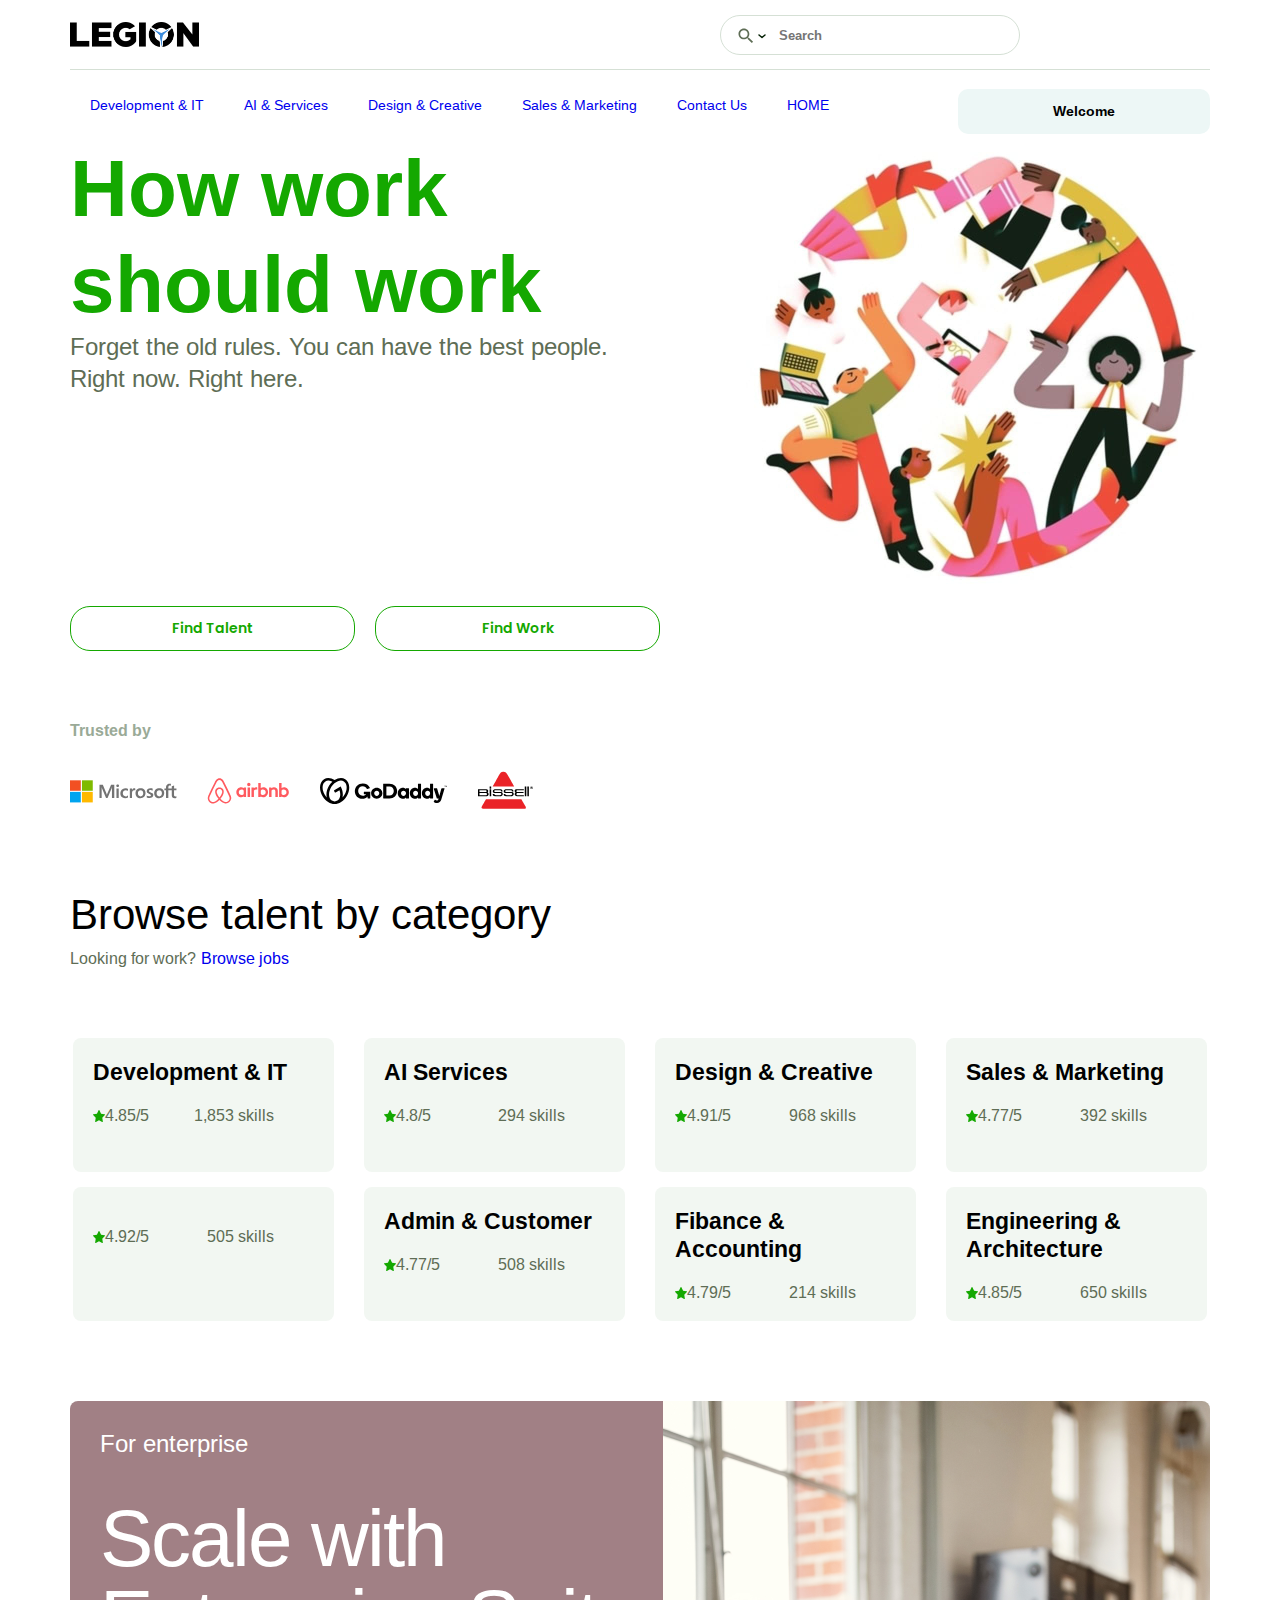
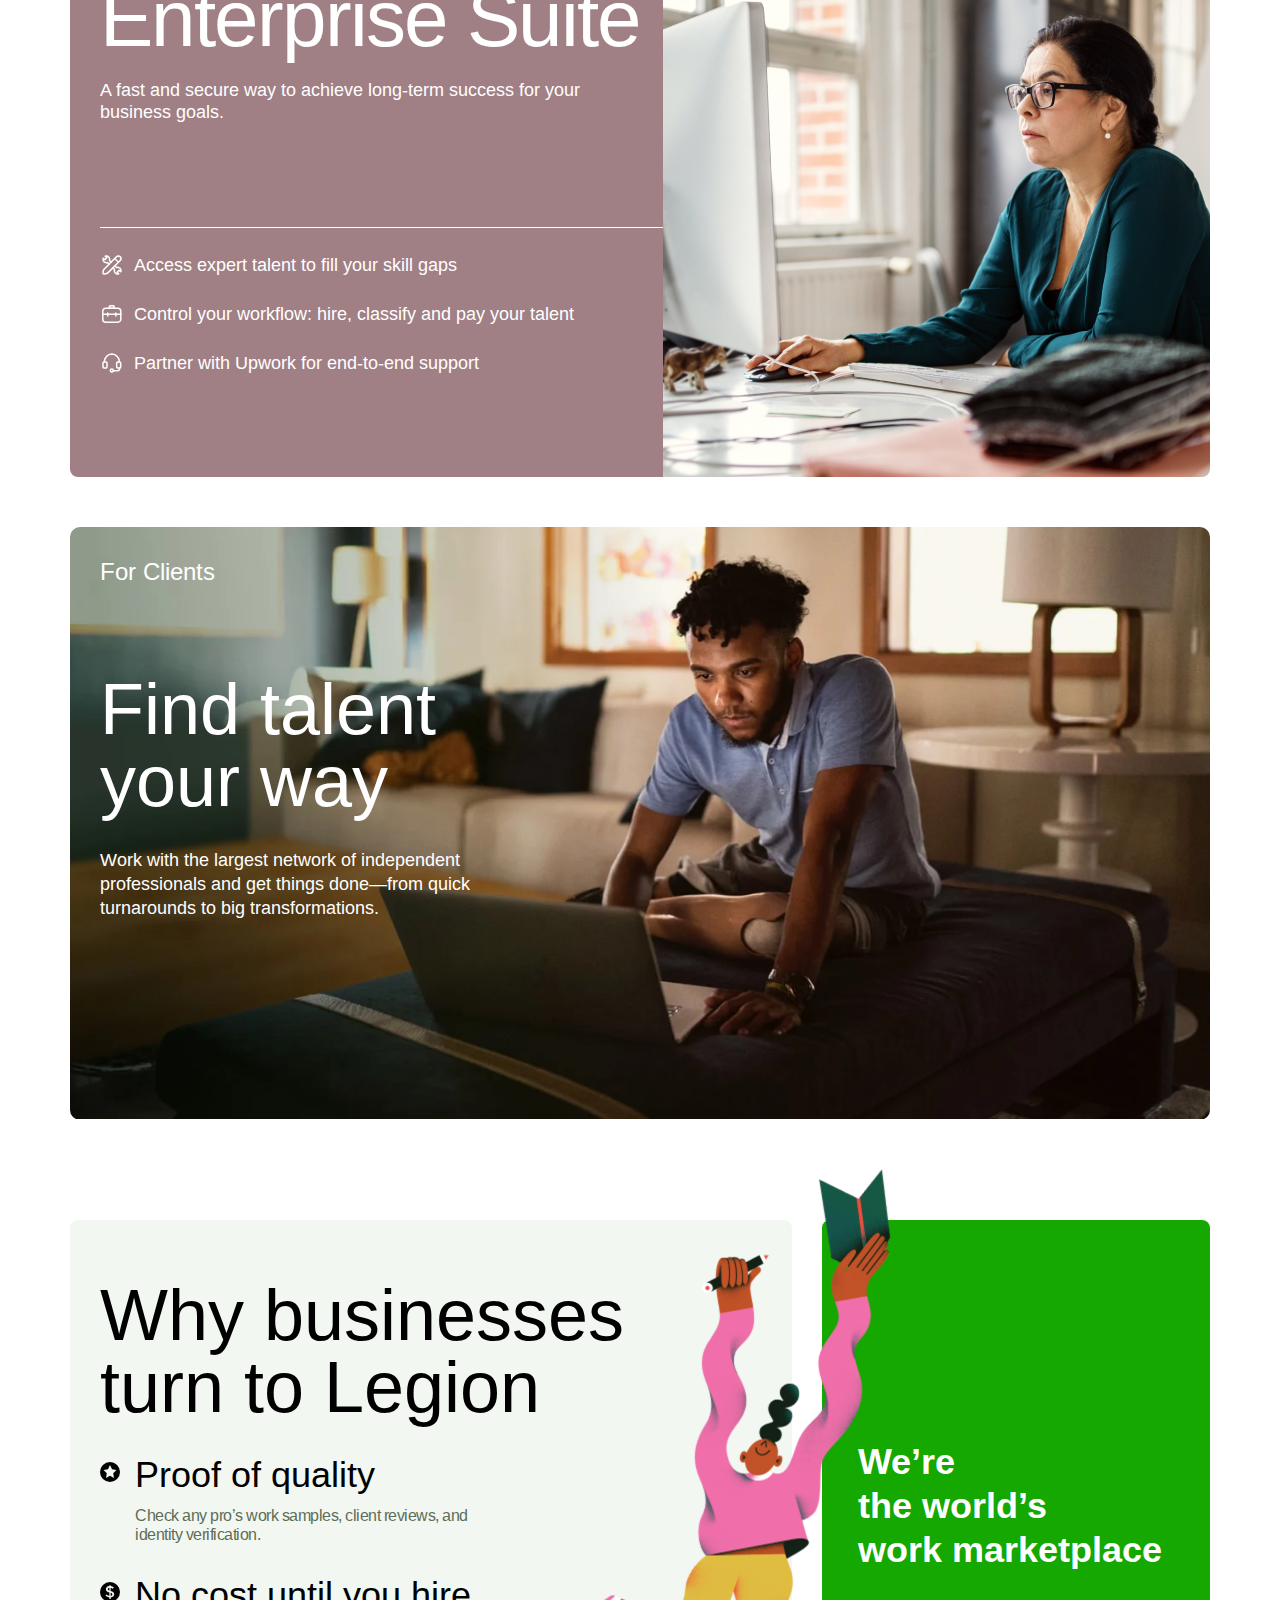
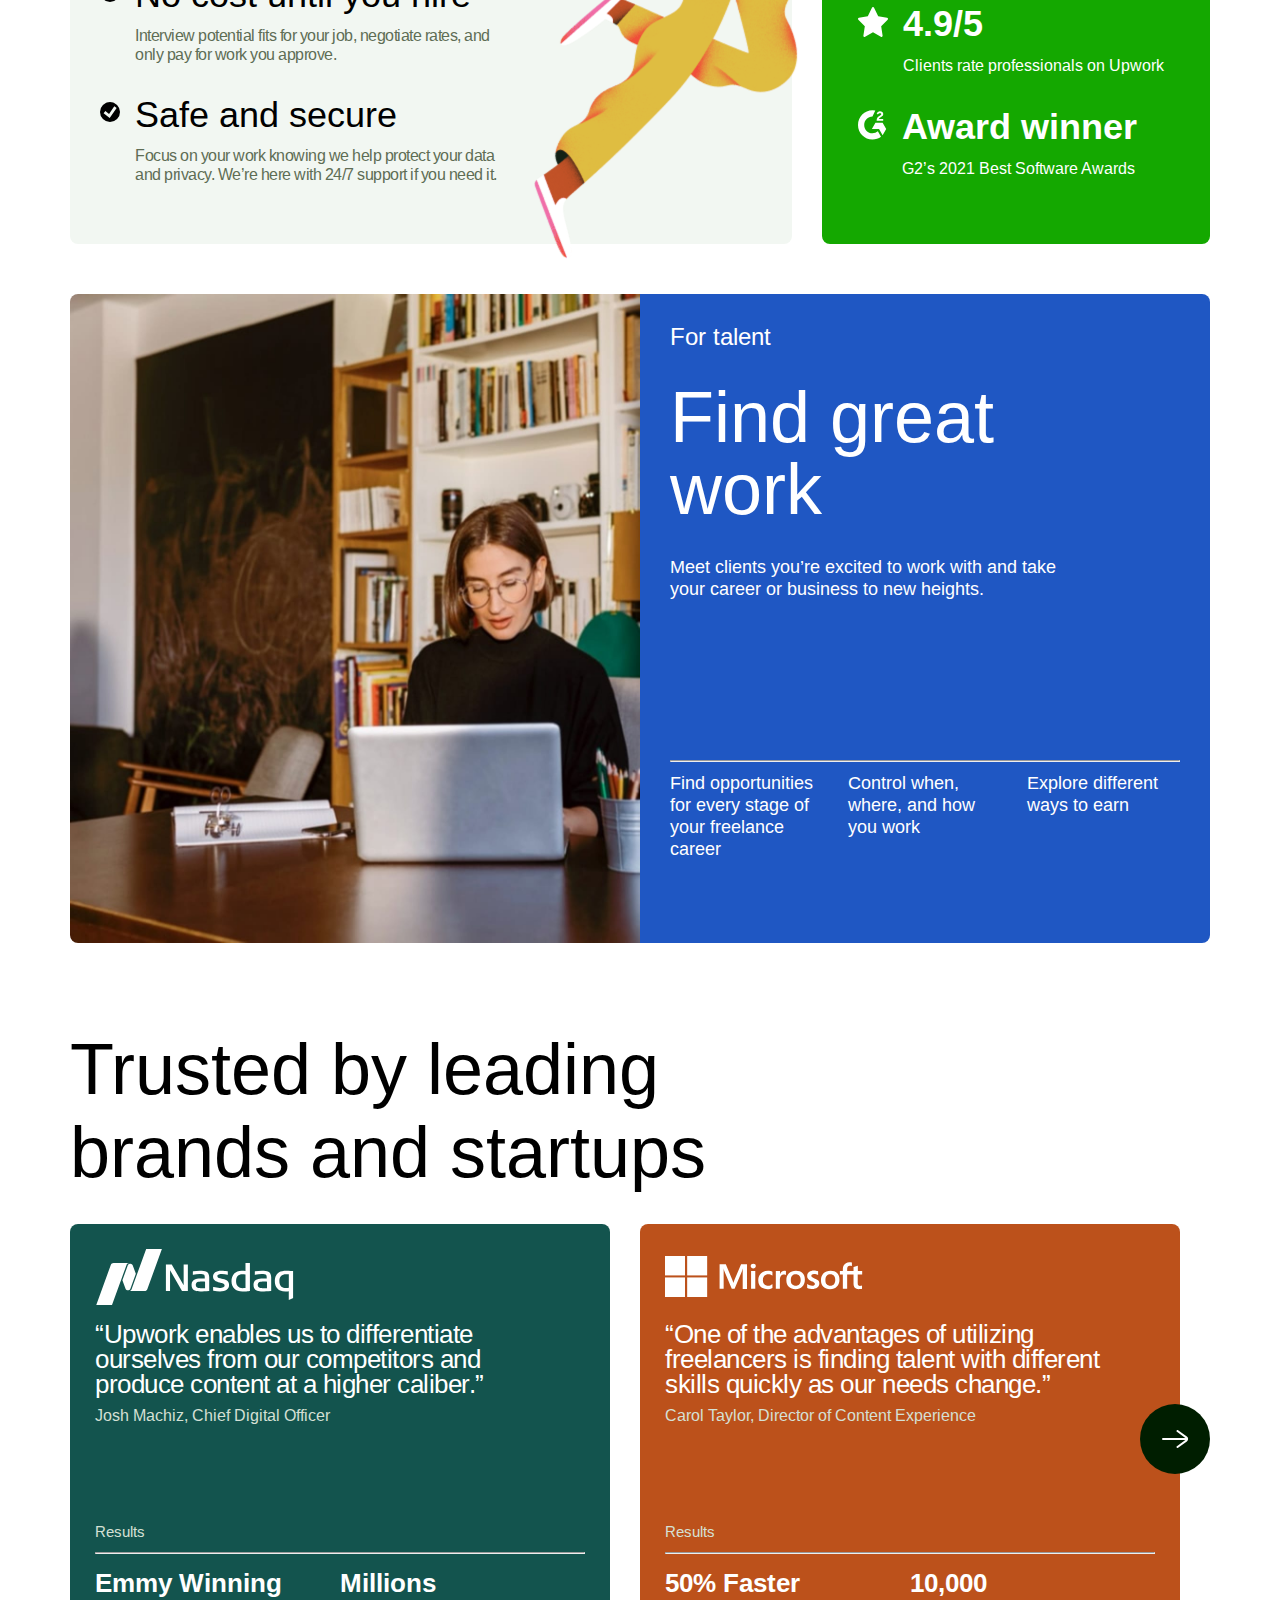
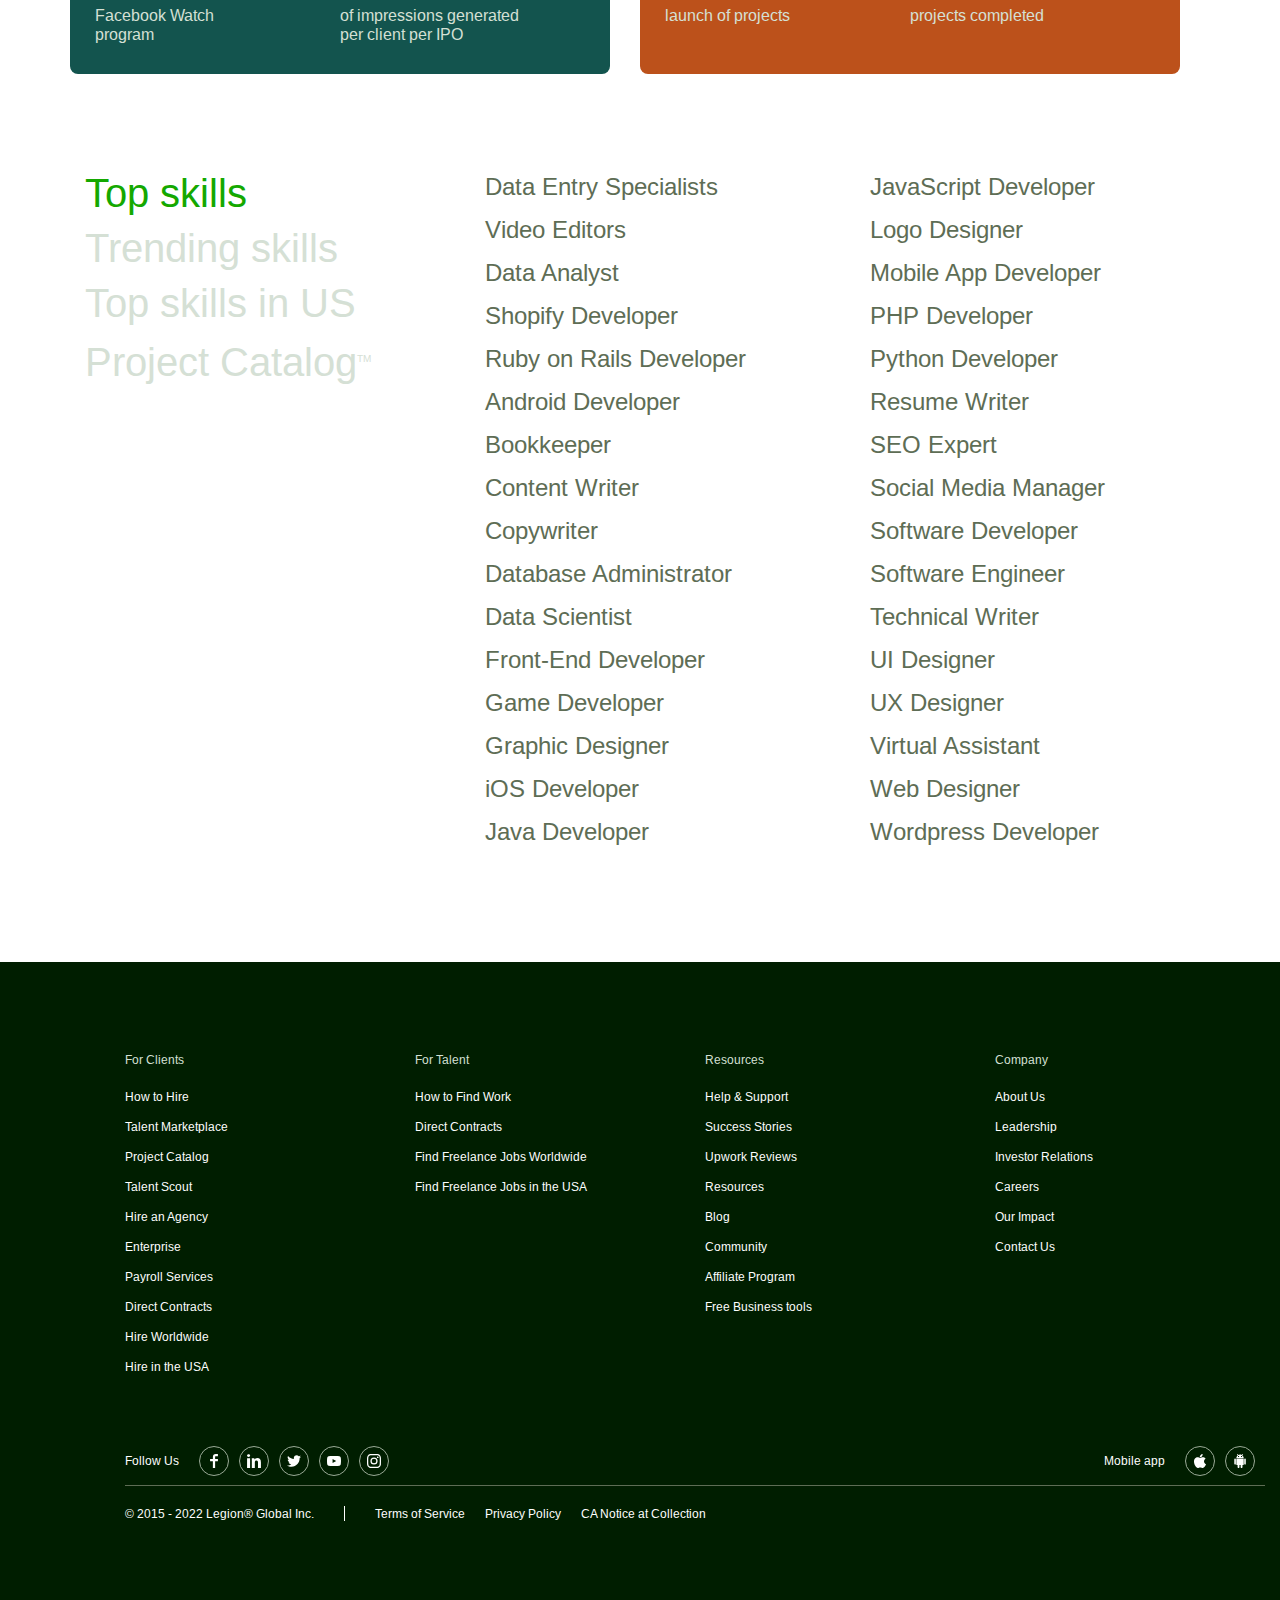
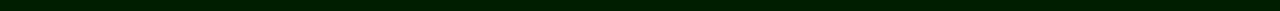
<file: index.html>
<!DOCTYPE html>
<html lang="en">
  <head>
    <meta charset="UTF-8" />
    <meta http-equiv="X-UA-Compatible" content="IE=edge" />
    <meta name="viewport" content="width=device-width, initial-scale=1.0" />
    <link rel="icon" type="image/x-icon" href="./assets/download.png" />
    <link rel="stylesheet" href="./css/index.css" />
    <script type="text/javascript" src="./sample.js"></script>
    <title>Legion | The World's Work Marketplace</title>
  </head>
  <body onload="user();">
    <header class="header">
      <div class="header_wrapper wrapper">
        <div class="header_left">
          <img src="./assets/legion.png" alt="" />
          <ul class="header_left_list">
            <li class="header_left_list_item">
              
            </li>
            <li class="header_left_list_item" onclick="onjobspage()">
              
             <script>
              function onjobspage(){
                window.location.href = "./page.html"
              }
              </script>
            </li>
            <li class="header_left_list_item">
              
            </li>
          
          </ul>
        </div>
        <div class="header_right">
          <div class="header_right_form">
            <input type="search" placeholder="Search" name="search" id="" />
            <div class="header_right_form_input_icons">
              <img src="./assets/search.svg" alt="" />
              <img src="./assets/dropdown.svg" alt="" />
            </div>
          </div>
          <div class="header_right_btns">
            <h4 id="profile" style="resize: none;height: 5vh;width: 28vh; position: absolute;padding: 1vh; top: 10vh;right: 2vh;border: none;outline: none;background: #EDF7F6;border-radius: 10px;display: flex; justify-content: center;align-items: center;"></h4>
          </div>
        </div>
      </div>
    </header>
    <section class="section_1 wrapper">
      <div class="section_1_top">
        <ul class="section_1_top_list">
          <li class="section_1_top_list_item"><a href="Development.html"> Development & IT </a> </li>
          <li class="section_1_top_list_item"><a href="Ai.html">AI & Services </a></li>
          <li class="section_1_top_list_item"><a href="Design.html">Design & Creative </a></li>
          <li class="section_1_top_list_item"> <a href="sales.html">Sales & Marketing </a></li>
          <li class="section_1_top_list_item"> <a href="contact.html">Contact Us</a></li>
         
          
          <li class="section_1_top_list_item">
            <a href="index.html"> HOME </a>
            
          </li>
        </ul>
      </div>
      <div class="sectin_1_bottom">
        <div class="section_1_bottom_left">
          <h1 class="title-1">
            How work<br />
            should work
          </h1>
          <h3 class="title-3">
            Forget the old rules. You can have the best people.<br />
            Right now. Right here.
          </h3>
          <div class="section_1_bottom_left_btns" >
            <button class="btn_secondary" onclick="onjobspage1()">Find Talent</button
            ><button class="btn_secondary_outline" onclick="onjobspage()" >Find Work </button>
            <script>
              function onjobspage1(){
                window.location.href = "./profile.html"
              }
              </script>
          </div>
          <div class="section_1_bottom_left_companies_logo">
            <h4 class="title-4">Trusted by</h4>
            <div>
              <img src="./assets/microsoft.svg" alt="" />
              <img src="./assets/airbnb.svg" alt="" />
              <img src="./assets/godaddy-black.svg" alt="" />
              <img src="./assets/bissell.svg" alt="" />
            </div>
          </div>
        </div>
        <div class="section_1_bottom_right">
          <img src="./assets/image-1.jpg" alt="" />
        </div>
      </div>
    </section>
    <section class="section_2 wrapper">
      <div class="section_2_header">
        <h3>Browse talent by category</h3>
        <div>
          <p>Looking for work?</p>
          <a href="#"> Browse jobs</a>
        </div>
      </div>
      <div class="section_2_categories">
        <div class="section_2_categories_tile">
          <h4>Development & IT</h4>
          <div>
            <span>
              <img src="./assets/star.svg" alt="star" />
              4.85/5
            </span>
            <span> 1,853 skills </span>
          </div>
        </div>
        <div class="section_2_categories_tile">
          <h4>AI Services</h4>
          <div>
            <span>
              <img src="./assets/star.svg" alt="star" />
              4.8/5
            </span>
            <span> 294 skills </span>
          </div>
        </div>
        <div class="section_2_categories_tile">
          <h4>Design & Creative</h4>
          <div>
            <span>
              <img src="./assets/star.svg" alt="star" />
              4.91/5
            </span>
            <span> 968 skills </span>
          </div>
        </div>
        <div class="section_2_categories_tile">
          <h4>Sales & Marketing </h4>
          <div>
            <span>
              <img src="./assets/star.svg" alt="star" />
              4.77/5
            </span>
            <span> 392 skills </span>
          </div>
        </div>
        <div class="section_2_categories_tile">
          <h4> </h4>
          <div>
            <span>
              <img src="./assets/star.svg" alt="star" />
              4.92/5
            </span>
            <span> 505 skills </span>
          </div>
        </div>
        <div class="section_2_categories_tile">
          <h4>Admin & Customer </h4>
          <div>
            <span>
              <img src="./assets/star.svg" alt="star" />
              4.77/5
            </span>
            <span> 508 skills </span>
          </div>
        </div>
        <div class="section_2_categories_tile">
          <h4>Fibance & Accounting </h4>
          <div>
            <span>
              <img src="./assets/star.svg" alt="star" />
              4.79/5
            </span>
            <span> 214 skills </span>
          </div>
        </div>
        <div class="section_2_categories_tile">
          <h4>Engineering & Architecture</h4>
          <div>
            <span>
              <img src="./assets/star.svg" alt="star" />
              4.85/5
            </span>
            <span> 650 skills </span>
          </div>
        </div>
      </div>
    </section>
    <section class="section_3 wrapper">
      <div class="section_3_left">
        <div class="section_3_left_header">
          <h3>For enterprise</h3>
          <h1>
            Scale with<br />
            Enterprise Suite
          </h1>
          <span>
            A fast and secure way to achieve long-term success for your
            <br />business goals.
          </span>
        </div>

        <div class="section_3_left_details">
          <div>
            <img src="./assets/Skills.svg" alt="skills" />
            <p>Access expert talent to fill your skill gaps</p>
          </div>
          <div>
            <img src="./assets/Briefcase.svg" alt="briefcase" />
            <p>Control your workflow: hire, classify and pay your talent</p>
          </div>
          <div>
            <img src="./assets/Support.svg" alt="support" />
            <p>Partner with Upwork for end-to-end support</p>
          </div>
        </div>
        <div class="section_left_btn">
          
        </div>
      </div>
      <div class="section_3_right">
        <img src="./assets/enterprise.png" alt="enterprise" />
      </div>
    </section>
    <section class="section_4 wrapper">
      <div class="section_4_background_img">
        <img src="./assets/find-talent.webp" alt="find_talent" />
      </div>
      <div class="section_4_body">
        <div class="section_4_body_row_1">
          <h4>For Clients</h4>
          <h1>
            Find talent <br />
            your way
          </h1>
        </div>

        <div class="section_4_body_row_2">
          <h5>
            Work with the largest network of independent<br />
            professionals and get things done—from quick <br />turnarounds to
            big transformations.
          </h5>
        </div>
    </section>

    <section class="section_5 wrapper">
      <div class="section_5_left">
        <div class="section_5_left_info">
          <h1 class="section_5_left_info_title">
            Why businesses<br />
            turn to Legion
          </h1>

          <div class="section_5_left_info_item">
            <div class="section_5_left_info_item_left">
              <img src="./assets/star-circle.svg" alt="" />
            </div>
            <div class="section_5_left_info_item_right">
              <h3>Proof of quality</h3>
              <p>
                Check any pro’s work samples, client reviews, and <br />identity
                verification.
              </p>
            </div>
          </div>
          <div class="section_5_left_info_item">
            <div class="section_5_left_info_item_left">
              <img src="./assets/doller-circle.svg" alt="" />
            </div>
            <div class="section_5_left_info_item_right">
              <h3>No cost until you hire</h3>
              <p>
                Interview potential fits for your job, negotiate rates, and<br />
                only pay for work you approve.
              </p>
            </div>
          </div>
          <div class="section_5_left_info_item">
            <div class="section_5_left_info_item_left">
              <img src="./assets/check-circle.svg" alt="" />
            </div>

            <div class="section_5_left_info_item_right">
              <h3>Safe and secure</h3>
              <p>
                Focus on your work knowing we help protect your data<br />
                and privacy. We’re here with 24/7 support if you need it.
              </p>
            </div>
          </div>
        </div>
        <div class="section_5_left_img">
          <img src="./assets/reading.png" alt="" />
        </div>
      </div>
      <div class="section_5_right">
        <div class="section_5_right_info">
          <h3>
            We’re<br />
            the world’s<br />
            work marketplace
          </h3>
          <div class="section_5_right_info_item">
            <img src="./assets/start-white.svg" alt="" />
            <div>
              <h3>4.9/5</h3>
              <p>Clients rate professionals on Upwork</p>
            </div>
          </div>
          <div class="section_5_right_info_item">
            <img src="./assets/group.svg" alt="" />
            <div>
              <h3>Award winner</h3>
              <p>G2’s 2021 Best Software Awards</p>
            </div>
          </div>
        </div>
      </div>
    </section>

    <section class="section_6 wrapper">
      <div class="section_6_left">
        <img src="./assets/find-great-work.jpg" alt="" />
      </div>
      <div class="section_6_right">
        <div class="section_6_right_top">
          <h3>For talent</h3>
          <h1>
            Find great<br />
            work
          </h1>
          <p>
            Meet clients you’re excited to work with and take <br />your career
            or business to new heights.
          </p>
        </div>
        <hr />
        <div class="section_6_right_middle">
          <p id="text-1">
            Find opportunities<br />
            for every stage of<br />
            your freelance<br />
            career
          </p>

          <p>
            Control when,<br />
            where, and how <br />you work
          </p>

          <p>
            Explore different<br />
            ways to earn
          </p>
        </div>
        <div class="section_6_right_bottom">
          <button class="btn_primary">Find Opportunities</button>
        </div>
      </div>
    </section>

    <section class="section_7 wrapper">
      <h1>
        Trusted by leading<br />
        brands and startups
      </h1>
      <div class="section_7_container">
        <div
          onclick="onClickLeft()"
          class="section_7_reviews_list_controls_left"
        >
          <img src="./assets/arrow-right.svg" alt="" />
        </div>
        <div
          onclick="onClickRight()"
          class="section_7_reviews_list_controls_right"
        >
          <img src="./assets/arrow-right.svg" alt="" />
        </div>
        <div class="section_7_reviews_carousel">
          <div class="section_7_reviews_list">
            <div class="section_7_reviews_list_box_1">
              <div class="section_7_reviews_list_item item_1">
                <div class="section_7_reviews_list_item_top">
                  <img src="./assets/nasdaq.svg" alt="" />
                  <h4>
                    “Upwork enables us to differentiate<br />
                    ourselves from our competitors and <br />produce content at
                    a higher caliber.”
                  </h4>
                  <p>Josh Machiz, Chief Digital Officer</p>
                </div>
                <div class="section_7_reviews_list_item_bottom">
                  <h5>Results</h5>
                  <hr />
                  <div class="section_7_reviews_list_item_bottom_results">
                    <div>
                      <h4>Emmy Winning</h4>
                      <p>
                        Facebook Watch<br />
                        program
                      </p>
                    </div>
                    <div>
                      <h4>Millions</h4>
                      <p>
                        of impressions generated<br />
                        per client per IPO
                      </p>
                    </div>
                  </div>
                </div>
              </div>
              <div class="section_7_reviews_list_item item_2">
                <div class="section_7_reviews_list_item_top">
                  <img src="./assets/microsoft-white.svg" alt="" />
                  <h4>
                    “One of the advantages of utilizing<br />
                    freelancers is finding talent with different<br />
                    skills quickly as our needs change.”
                  </h4>
                  <p>Carol Taylor, Director of Content Experience</p>
                </div>
                <div class="section_7_reviews_list_item_bottom">
                  <h5>Results</h5>
                  <hr />
                  <div class="section_7_reviews_list_item_bottom_results">
                    <div>
                      <h4>50% Faster</h4>
                      <p>launch of projects</p>
                    </div>
                    <div>
                      <h4>10,000</h4>
                      <p>projects completed</p>
                    </div>
                  </div>
                </div>
              </div>
            </div>

            <div class="section_7_reviews_list_box_2">
              <div class="section_7_reviews_list_item item_3">
                <div class="section_7_reviews_list_item_top">
                  <img src="./assets/go-daddy-white.svg" alt="" />
                  <h4>
                    “I don’t think business would have grown<br />
                    as fast or as well if not for the freelancers’<br />
                    expertise and ability to adapt.”
                  </h4>
                  <p>Anthony Massarweh, Program Manager</p>
                </div>

                <div class="section_7_reviews_list_item_bottom">
                  <h5>Results</h5>
                  <hr />
                  <div class="section_7_reviews_list_item_bottom_results">
                    <div>
                      <h4>72-Hour</h4>
                      <p>average turnaround on websites</p>
                    </div>
                    <div>
                      <h4>3x Faster</h4>
                      <p>launch of new program</p>
                    </div>
                  </div>
                </div>
              </div>
              <div class="section_7_reviews_list_item item_4">
                <div class="section_7_reviews_list_item_left">
                  <img src="./assets/company-logos-cover.webp" alt="" />
                </div>
                <div class="section_7_reviews_list_item_right">
                  <h5>And many more</h5>
                  <img src="./assets/airbnb-2.svg" alt="" />
                  <img src="./assets/automatic.svg" alt="" />
                  <img src="./assets/bissell-white.svg" alt="" />
                  <img src="./assets/coty.svg" alt="" />
                  <img src="./assets/rancher.svg" alt="" />
                </div>
              </div>
            </div>
          </div>
        </div>
      </div>
    </section>

    <section class="section_8 wrapper">
      <div class="section_8_left">
        <a href="#">Top skills</a>
        <a href="#">Trending skills</a>
        <a href="#">Top skills in US</a>
        <a href="#">Project Catalog<sup>TM</sup></a>
      </div>
      <div class="section_8_middle">
        <a href="#">Data Entry Specialists</a>
        <a href="#">Video Editors</a>
        <a href="#">Data Analyst</a>
        <a href="#">Shopify Developer</a>
        <a href="#">Ruby on Rails Developer</a>
        <a href="#">Android Developer</a>
        <a href="#">Bookkeeper</a>
        <a href="#">Content Writer</a>
        <a href="#">Copywriter</a>
        <a href="#">Database Administrator</a>
        <a href="#">Data Scientist</a>
        <a href="#">Front-End Developer</a>
        <a href="#">Game Developer</a>
        <a href="#">Graphic Designer</a>
        <a href="#">iOS Developer</a>
        <a href="#">Java Developer</a>
      </div>
      <div class="section_8_right">
        <a href="#">JavaScript Developer</a>
        <a href="#">Logo Designer</a>
        <a href="#">Mobile App Developer</a>
        <a href="#">PHP Developer</a>
        <a href="#">Python Developer</a>
        <a href="#">Resume Writer</a>
        <a href="#">SEO Expert</a>
        <a href="#">Social Media Manager</a>
        <a href="#">Software Developer</a>
        <a href="#">Software Engineer</a>
        <a href="#">Technical Writer</a>
        <a href="#">UI Designer</a>
        <a href="#">UX Designer</a>
        <a href="#">Virtual Assistant</a>
        <a href="#">Web Designer</a>
        <a href="#">Wordpress Developer</a>
      </div>
    </section>
    <footer class="footer">
      <div class="wrapper">
        <div class="footer_top">
          <div class="footer_top_list">
            <h5>For Clients</h5>
            <ul>
              <li>
                <a href="#">How to Hire</a>
              </li>

              <li><a href="#">Talent Marketplace</a></li>

              <li>
                <a href="#"> Project Catalog</a>
              </li>
              <li>
                <a href="#">Talent Scout</a>
              </li>
              <li>
                <a href="#"> Hire an Agency</a>
              </li>
              <li>
                <a href="#">Enterprise</a>
              </li>
              <li>
                <a href="#">Payroll Services</a>
              </li>
              <li>
                <a href="#">Direct Contracts</a>
              </li>
              <li>
                <a href="#">Hire Worldwide</a>
              </li>
              <li>
                <a href="#">Hire in the USA</a>
              </li>
            </ul>
          </div>
          <div class="footer_top_list">
            <h5>For Talent</h5>
            <ul>
              <li>
                <a href="#">How to Find Work</a>
              </li>

              <li><a href="#">Direct Contracts</a></li>

              <li>
                <a href="#">Find Freelance Jobs Worldwide</a>
              </li>
              <li>
                <a href="#">Find Freelance Jobs in the USA</a>
              </li>
            </ul>
          </div>

          <div class="footer_top_list">
            <h5>Resources</h5>
            <ul>
              <li>
                <a href="#">Help & Support</a>
              </li>

              <li><a href="#">Success Stories</a></li>

              <li>
                <a href="#">Upwork Reviews</a>
              </li>
              <li>
                <a href="#">Resources</a>
              </li>
              <li>
                <a href="#">Blog</a>
              </li>
              <li>
                <a href="#">Community</a>
              </li>
              <li>
                <a href="#">Affiliate Program</a>
              </li>
              <li>
                <a href="#">Free Business tools</a>
              </li>
            </ul>
          </div>
          <div class="footer_top_list">
            <h5>Company</h5>
            <ul>
              <li>
                <a href="#">About Us </a>
              </li>

              <li><a href="#">Leadership</a></li>

              <li>
                <a href="#">Investor Relations</a>
              </li>
              <li>
                <a href="#">Careers</a>
              </li>
              <li>
                <a href="#">Our Impact</a>
              </li>
              
              <li>
                <a href="./contact.html">Contact Us</a>
              </li>
              
            </ul>
          </div>
        </div>
        <div class="footer_middle">
          <div class="footer_middle_left">
            <h5>Follow Us</h5>
            <div class="footer_middle_left_list">
              <div class="footer_icons">
                <img src="./assets/facebook.svg" alt="facebook" />
              </div>
              <div class="footer_icons">
                <img src="./assets/linkedIn.svg" alt="linkedIn" />
              </div>
              <div class="footer_icons">
                <img src="./assets/twitter.svg" alt="twitter" />
              </div>
              <div class="footer_icons">
                <img src="./assets/youtube.svg" alt="youtube" />
              </div>
              <div class="footer_icons">
                <img src="./assets/instagram.svg" alt="instagram" />
              </div>
            </div>
          </div>
          <div class="footer_middle_right">
            <h5>Mobile app</h5>
            <div class="footer_middle_right_list">
              <div class="footer_icons">
                <img src="./assets/apple.svg" alt="apple" />
              </div>
              <div class="footer_icons">
                <img src="./assets/android.svg" alt="android" />
              </div>
            </div>
          </div>
        </div>
        <div class="footer_bottom">
          <p>© 2015 - 2022 Legion® Global Inc.</p>
          <ul class="footer_bottom_list">
            <li>Terms of Service</li>
            <li>Privacy Policy</li>
            <li>CA Notice at Collection</li>
           
          </ul>
        </div>
      </div>
    </footer>
    <script src="./js/script.js"></script>
  </body>
</html>
</file>
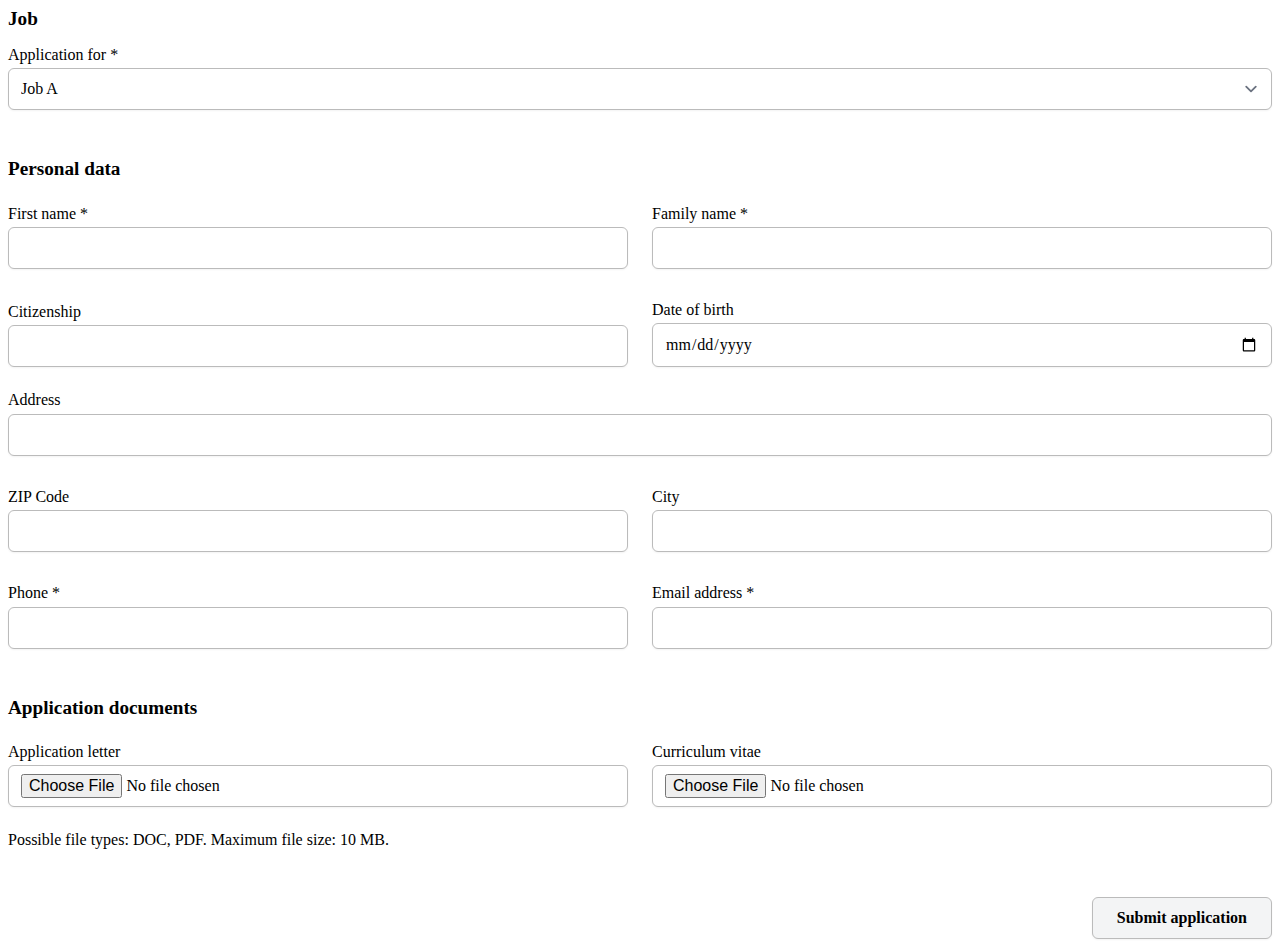
<file: application.html>
<!DOCTYPE html>
<html>
    <head>
        <link rel="stylesheet" href="application.css" />      
    </head>
<body>
    <form action="application.php" id="ft-form" method="POST" accept-charset="UTF-8" enctype="multipart/form-data">
        <fieldset>
          <legend>Job</legend>
          <label>
            Application for *
            <select name="Application for" required>
              <option>Job A</option>
              <option>Job B</option>
            </select>
          </label>
        </fieldset>
        <fieldset>
          <legend>Personal data</legend>
          <div class="two-cols">
            <label>
              First name *
              <input type="text" name="First name" required>
            </label>
            <label>
              Family name *
              <input type="text" name="Family name" required>
            </label>
          </div>
          <div class="two-cols">
            <label>
              Citizenship
              <input type="text" name="Citizenship">
            </label>
            <label>
              Date of birth
              <input type="date" name="Date of birth">
            </label>
          </div>
          <label>
            Address
            <input type="text" name="Address">
          </label>
          <div class="two-cols">
            <label>
              ZIP Code
              <input type="text" name="ZIP">
            </label>
            <label>
              City
              <input type="text" name="City">
            </label>
          </div>
          <div class="two-cols">
            <label>
              Phone *
              <input type="tel" name="Phone" required>
            </label>
            <label>
              Email address *
              <input type="email" name="Email" required>
            </label>
          </div>
        </fieldset>
        <fieldset>
          <legend>Application documents</legend>
          <input type="hidden" name="MAX_FILE_SIZE" value="10485760">
          <div class="two-cols">
            <label>
              Application letter
              <input type="file" name="Application letter" accept=".doc,.docx,.pdf">
            </label>
            <label>
              Curriculum vitae
              <input type="file" name="Curriculum vitae" accept=".doc,.docx,.pdf">
            </label>
          </div>
          <p>Possible file types: DOC, PDF. Maximum file size: 10 MB.</p>
        </fieldset>
        <div class="btns">
          <input type="text" name="_gotcha" value="" style="display:none;">
          <input type="submit" value="Submit application">
        </div>
      </form>
</body>

</html>
</file>
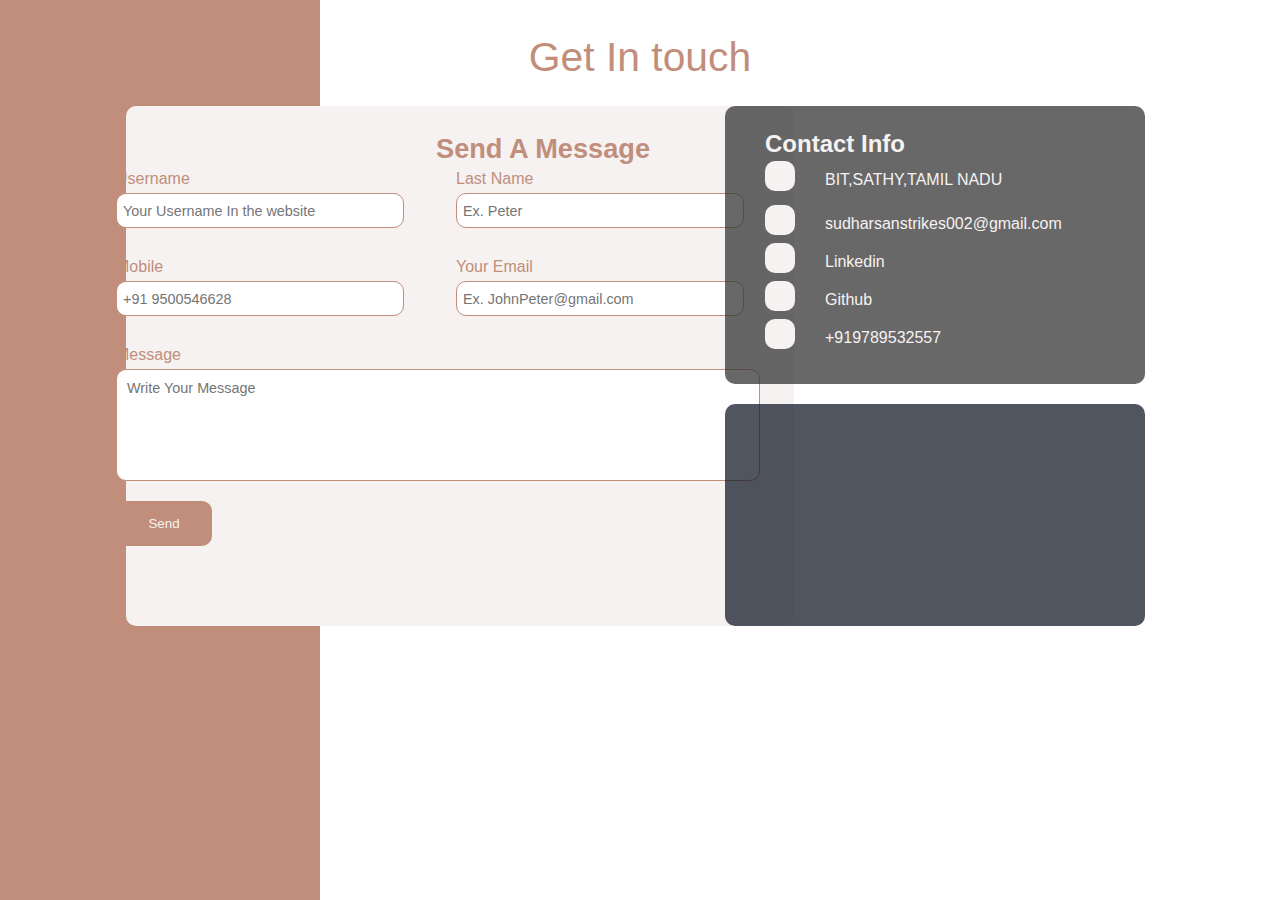
<file: contact.html>
<!DOCTYPE html>
<html lang="en">
    <head>
    <link rel="stylesheet" href="contact.css">
    </head>
    <body>
       
        <section class="contact" id="contact">
            <div class="us">
                <div class="sample">
                    <h2>Get In touch</h2>
                </div>
                <div class="box">
                    <div class="contact-form">
                        <h3>Send A Message</h3>
                        <form action="mailto:sudharsan.cd22@bitsathy.ac.in" method="post"  enctype="text/plain">
                            <div class="formbox">
                                <div class="row50">
                                    <div class="inputbox">
                                        <span>Username</span>
                                        <input type="text" placeholder="Your Username In the website" id="name" name="name">
                                    </div>
                                    <div class="inputbox">
                                        <span>Mobile</span>
                                        <input type="text" placeholder="+91 9500546628" id="phone" name="phone">
                                    </div>
            
                                    <div class="inputbox">
                                        <span>Message</span>
                                        <textarea placeholder="Write Your Message" id="message" name="message"></textarea>
                                    </div>
                                    <div class="submit">
                                        <button>Send</button>
                                    </div>
    
                                </div>
                                    <div class="second">
                                        <div class="inputbox">
                                            <span>Last Name</span>
                                            <input type="text" placeholder="Ex. Peter" id="sname" name="sname">
                                        </div>
                                        <div class="inputbox">
                                            <span>Your Email</span>
                                            <input type="email" placeholder="Ex. JohnPeter@gmail.com" id="email" name="email">
                                        </div>
                                </div>
                            </div>
                        </form>
                    </div>
                    <div class="contact-info">
                        <h3>Contact Info</h3>
                        <div class="infobox">
                            <span><ion-icon name="location-outline"></ion-icon></span>
                            <p>BIT,SATHY,TAMIL NADU</p>
                        </div>
                        <div class="infobox">
                            <span><ion-icon name="mail-open-outline"></ion-icon></span>
                            <a href="mailto:sudharsanstrikes002@gmail.com">sudharsanstrikes002@gmail.com</a>
                        </div>
                        <div class="infobox">
                            <span><ion-icon name="logo-linkedin"></ion-icon></span>
                            <a href="https://www.linkedin.com/in/sudharsan-vs">Linkedin</a>
                        </div>
                        <div class="infobox">
                            <span><ion-icon name="logo-github"></ion-icon></span>
                            <a href="https://github.com/sudharsan-00">Github</a>
                        </div>  
                        <div class="infobox">
                            <span><ion-icon name="call-outline"></ion-icon></span>
                            <a href="tel:+919789532557">+919789532557</a>
                        </div>
                    </div>
                    <div class="contact-map">
                        <iframe src="https://www.google.com/maps/embed?pb=!1m18!1m12!1m3!1d3909.7398735537813!2d77.2726179749437!3d11.498679288697446!2m3!1f0!2f0!3f0!3m2!1i1024!2i768!4f13.1!3m3!1m2!1s0x3ba921f77ec45de1%3A0x80bb28a281f91227!2sBannari%20Amman%20Institute%20of%20Technology%20-%20College%20Staff%20Quarters!5e0!3m2!1sen!2sin!4v1687793448372!5m2!1sen!2sin" allowfullscreen="" loading="lazy" referrerpolicy="no-referrer-when-downgrade"></iframe>
                    </div>
                </div>
            </div>
            
        </section>
        <script src="https://smtpjs.com/v3/smtp.js"></script>
    </body>
    </html>
</file>
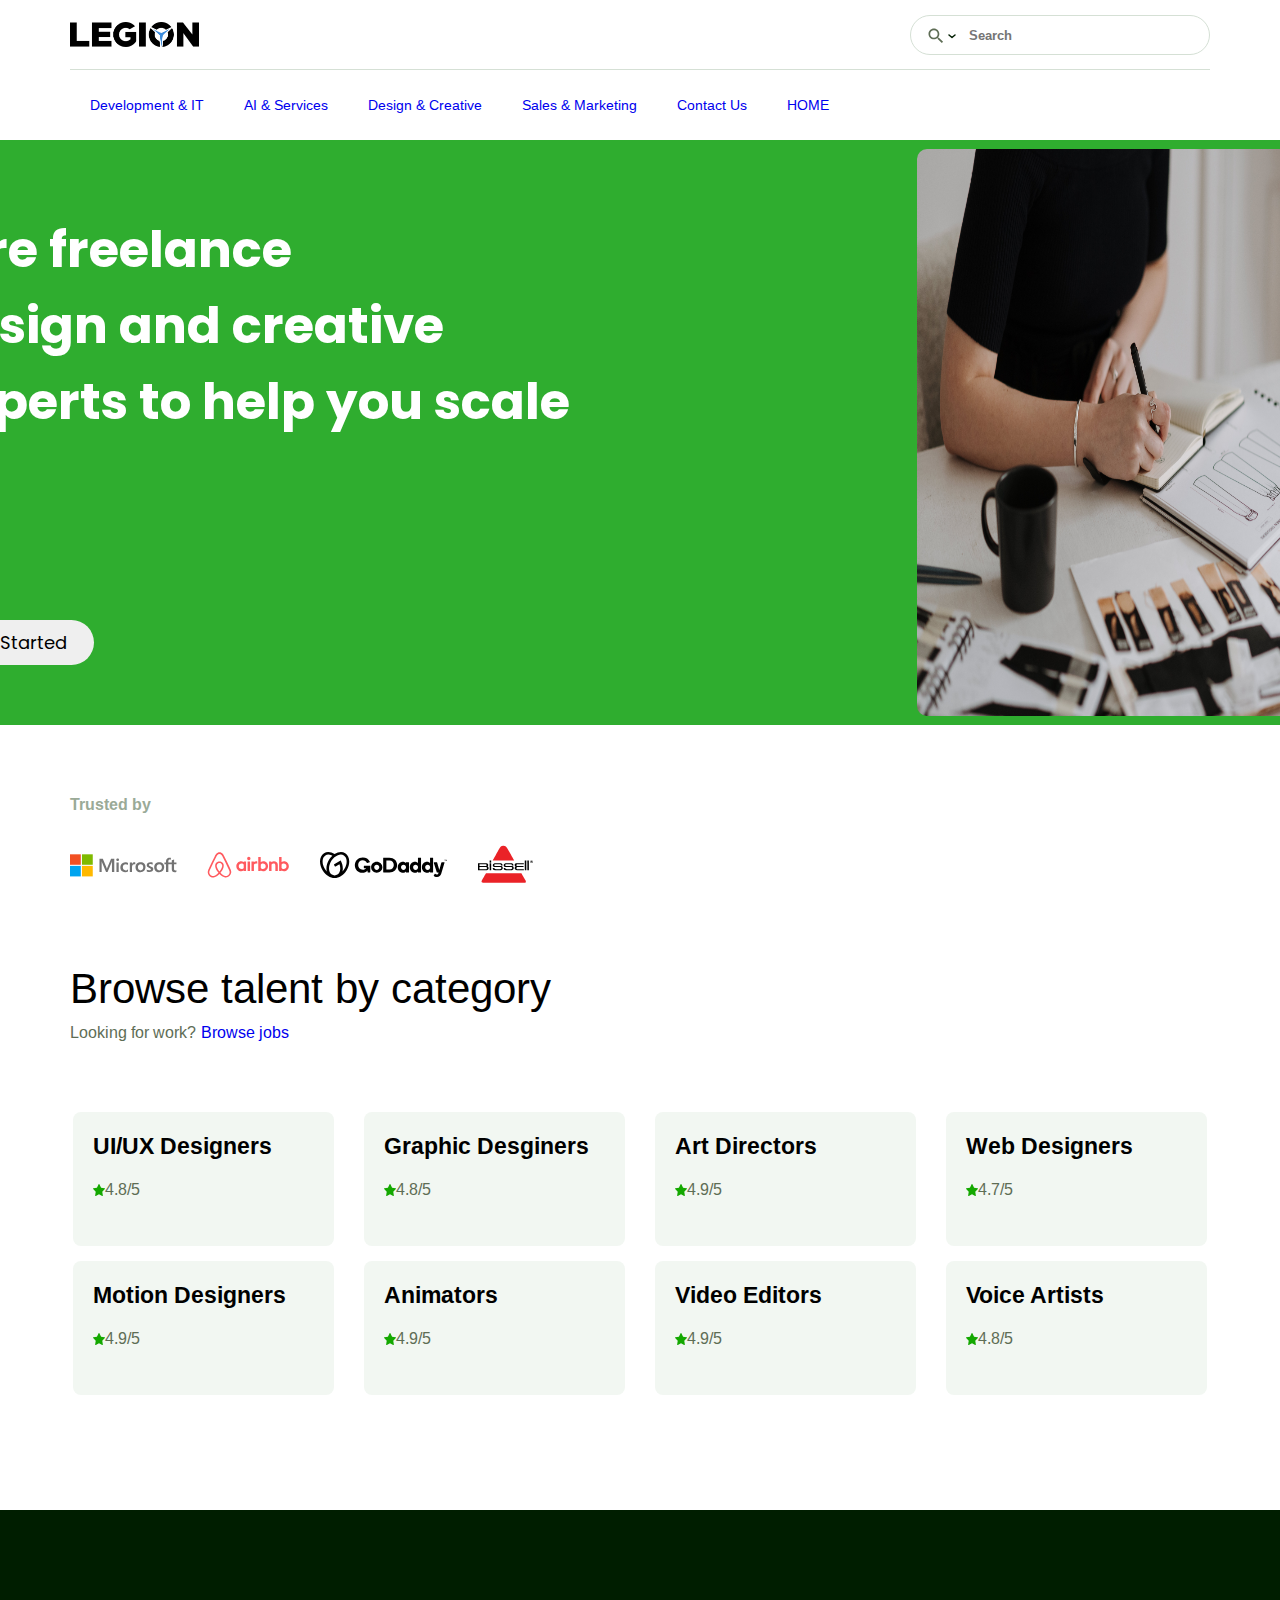
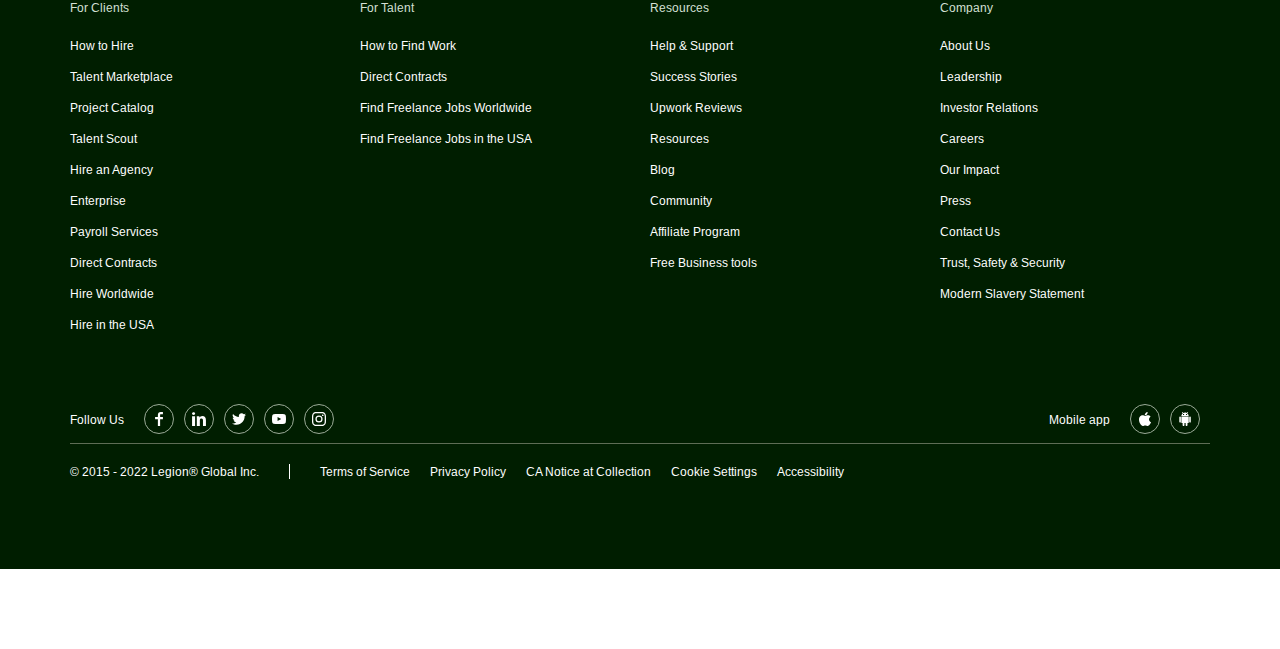
<file: Design.html>
<!DOCTYPE html>
<html lang="en">
  <head>
    <meta charset="UTF-8" />
    <meta http-equiv="X-UA-Compatible" content="IE=edge" />
    <meta name="viewport" content="width=device-width, initial-scale=1.0" />
    <link rel="icon" type="image/x-icon" href="./assets/download.png" />
    <link rel="stylesheet" href="./css/index.css" />
    <title>Legion | The World's Work Marketplace</title>
  </head>
  <body>
    <header class="header">
      <div class="header_wrapper wrapper">
        <div class="header_left">
          <img src="./assets/legion.png" alt="" />
          <ul class="header_left_list">
            <li class="header_left_list_item">
             
            </li>
            <li class="header_left_list_item" onclick="onjobspage1()">
              
              <script>
                function onjobspage1(){
                  window.location.href = "./page.html"
                }
                </script>
            </li>
            <li class="header_left_list_item">
              
              
            </li>
            
          </ul>
        </div>
        <div class="header_right">
          <div class="header_right_form">
            <input type="search" placeholder="Search" name="search" id="" />
            <div class="header_right_form_input_icons">
              <img src="./assets/search.svg" alt="" />
              <img src="./assets/dropdown.svg" alt="" />
            </div>
          </div>
          
        </div>
      </div>
    </header>
    <section class="section_1 wrapper">
      <div class="section_1_top">
        <ul class="section_1_top_list">
          <li class="section_1_top_list_item"><a href="Development.html"> Development & IT </a> </li>
          <li class="section_1_top_list_item"><a href="Ai.html">AI & Services </a></li>
          <li class="section_1_top_list_item"><a href="Design.html">Design & Creative </a></li>
          <li class="section_1_top_list_item"> <a href="sales.html">Sales & Marketing </a></li>
          <li class="section_1_top_list_item"> <a href="contact.html">Contact Us</a></li>
          
          <li class="section_1_top_list_item">
            <a href="index.html"> HOME </a>
            
          </li>
        </ul>
      </div>
      <div class="banner">
        <img src="./assets/pix.jpg" />
        <div class="text">
          <h1>Hire freelance  </h1>
          <h1>design and creative </h1>
          <h1>experts to help you  scale</h1>
          <button  
          onclick="window.location.href = './page.html'">
              Get Started
          </button>
        </div>
        
      </div>
          <div class="section_1_bottom_left_companies_logo">
            <h4 class="title-4">Trusted by</h4>
            <div>
              <img src="./assets/microsoft.svg" alt="" />
              <img src="./assets/airbnb.svg" alt="" />
              <img src="./assets/godaddy-black.svg" alt="" />
              <img src="./assets/bissell.svg" alt="" />
            </div>
          </div>
        </div>
        
      </div>
    </section>
    <section class="section_2 wrapper">
      <div class="section_2_header">
        <h3>Browse talent by category</h3>
        <div>
          <p>Looking for work?</p>
          <a href="#"> Browse jobs</a>
        </div>
      </div>
      <div class="section_2_categories">
        <div class="section_2_categories_tile">
          <h4>UI/UX Designers </h4>
          <div>
            <span>
              <img src="./assets/star.svg" alt="star" />
              4.8/5
            </span>
           
          </div>
        </div>
        <div class="section_2_categories_tile">
          <h4>Graphic Desginers</h4>
          <div>
            <span>
              <img src="./assets/star.svg" alt="star" />
              4.8/5
            </span>
          
          </div>
        </div>
        <div class="section_2_categories_tile">
          <h4>Art Directors</h4>
          <div>
            <span>
              <img src="./assets/star.svg" alt="star" />
              4.9/5
            </span>
           
          </div>
        </div>
        <div class="section_2_categories_tile">
          <h4>Web Designers</h4>
          <div>
            <span>
              <img src="./assets/star.svg" alt="star" />
              4.7/5
            </span>
           
          </div>
        </div>
        <div class="section_2_categories_tile">
          <h4>Motion Designers</h4>
          <div>
            <span>
              <img src="./assets/star.svg" alt="star" />
              4.9/5
            </span>
            
          </div>
        </div>
        <div class="section_2_categories_tile">
          <h4>Animators </h4>
          <div>
            <span>
              <img src="./assets/star.svg" alt="star" />
              4.9/5
            </span>
            
          </div>
        </div>
        <div class="section_2_categories_tile">
          <h4>Video Editors </h4>
          <div>
            <span>
              <img src="./assets/star.svg" alt="star" />
              4.9/5
            </span>
            
          </div>
        </div>
        <div class="section_2_categories_tile">
          <h4>Voice Artists</h4>
          <div>
            <span>
              <img src="./assets/star.svg" alt="star" />
              4.8/5
            </span>
            
          </div>
        </div>

    
    <footer class="footer">
      <div class="wrapper">
        <div class="footer_top">
          <div class="footer_top_list">
            <h5>For Clients</h5>
            <ul>
              <li>
                <a href="#">How to Hire</a>
              </li>

              <li><a href="#">Talent Marketplace</a></li>

              <li>
                <a href="#"> Project Catalog</a>
              </li>
              <li>
                <a href="#">Talent Scout</a>
              </li>
              <li>
                <a href="#"> Hire an Agency</a>
              </li>
              <li>
                <a href="#">Enterprise</a>
              </li>
              <li>
                <a href="#">Payroll Services</a>
              </li>
              <li>
                <a href="#">Direct Contracts</a>
              </li>
              <li>
                <a href="#">Hire Worldwide</a>
              </li>
              <li>
                <a href="#">Hire in the USA</a>
              </li>
            </ul>
          </div>
          <div class="footer_top_list">
            <h5>For Talent</h5>
            <ul>
              <li>
                <a href="#">How to Find Work</a>
              </li>

              <li><a href="#">Direct Contracts</a></li>

              <li>
                <a href="#">Find Freelance Jobs Worldwide</a>
              </li>
              <li>
                <a href="#">Find Freelance Jobs in the USA</a>
              </li>
            </ul>
          </div>

          <div class="footer_top_list">
            <h5>Resources</h5>
            <ul>
              <li>
                <a href="#">Help & Support</a>
              </li>

              <li><a href="#">Success Stories</a></li>

              <li>
                <a href="#">Upwork Reviews</a>
              </li>
              <li>
                <a href="#">Resources</a>
              </li>
              <li>
                <a href="#">Blog</a>
              </li>
              <li>
                <a href="#">Community</a>
              </li>
              <li>
                <a href="#">Affiliate Program</a>
              </li>
              <li>
                <a href="#">Free Business tools</a>
              </li>
            </ul>
          </div>
          <div class="footer_top_list">
            <h5>Company</h5>
            <ul>
              <li>
                <a href="#">About Us </a>
              </li>

              <li><a href="#">Leadership</a></li>

              <li>
                <a href="#">Investor Relations</a>
              </li>
              <li>
                <a href="#">Careers</a>
              </li>
              <li>
                <a href="#">Our Impact</a>
              </li>
              <li>
                <a href="#">Press</a>
              </li>
              <li>
                <a href="#">Contact Us</a>
              </li>
              <li>
                <a href="#">Trust, Safety & Security</a>
              </li>
              <li>
                <a href="#">Modern Slavery Statement</a>
              </li>
            </ul>
          </div>
        </div>
        <div class="footer_middle">
          <div class="footer_middle_left">
            <h5>Follow Us</h5>
            <div class="footer_middle_left_list">
              <div class="footer_icons">
                <img src="./assets/facebook.svg" alt="facebook" />
              </div>
              <div class="footer_icons">
                <img src="./assets/linkedIn.svg" alt="linkedIn" />
              </div>
              <div class="footer_icons">
                <img src="./assets/twitter.svg" alt="twitter" />
              </div>
              <div class="footer_icons">
                <img src="./assets/youtube.svg" alt="youtube" />
              </div>
              <div class="footer_icons">
                <img src="./assets/instagram.svg" alt="instagram" />
              </div>
            </div>
          </div>
          <div class="footer_middle_right">
            <h5>Mobile app</h5>
            <div class="footer_middle_right_list">
              <div class="footer_icons">
                <img src="./assets/apple.svg" alt="apple" />
              </div>
              <div class="footer_icons">
                <img src="./assets/android.svg" alt="android" />
              </div>
            </div>
          </div>
        </div>
        <div class="footer_bottom">
            <p>© 2015 - 2022 Legion® Global Inc.</p>
          <ul class="footer_bottom_list">
            <li>Terms of Service</li>
            <li>Privacy Policy</li>
            <li>CA Notice at Collection</li>
            <li>Cookie Settings</li>
            <li>Accessibility</li>
          </ul>
        </div>
      </div>
    </footer>
    <script src="./js/script.js"></script>
  </body>
</html>
</file>
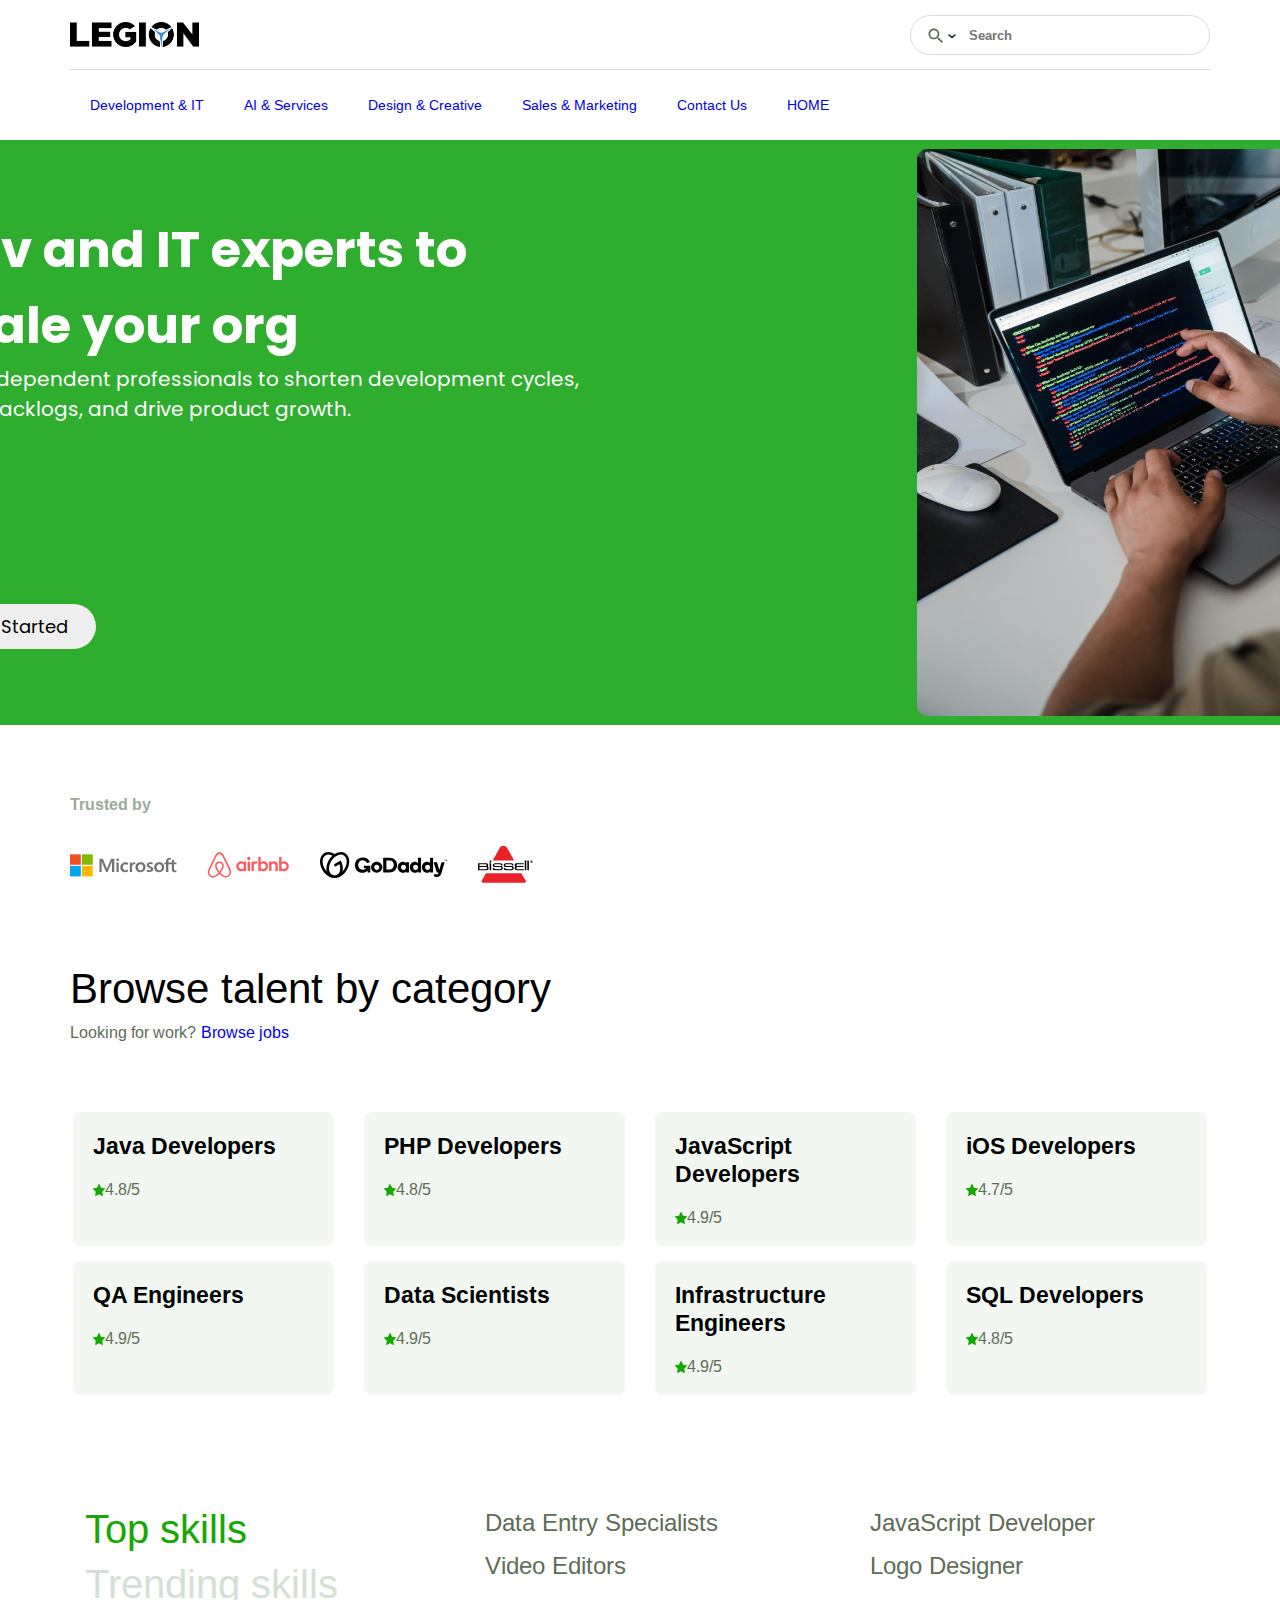
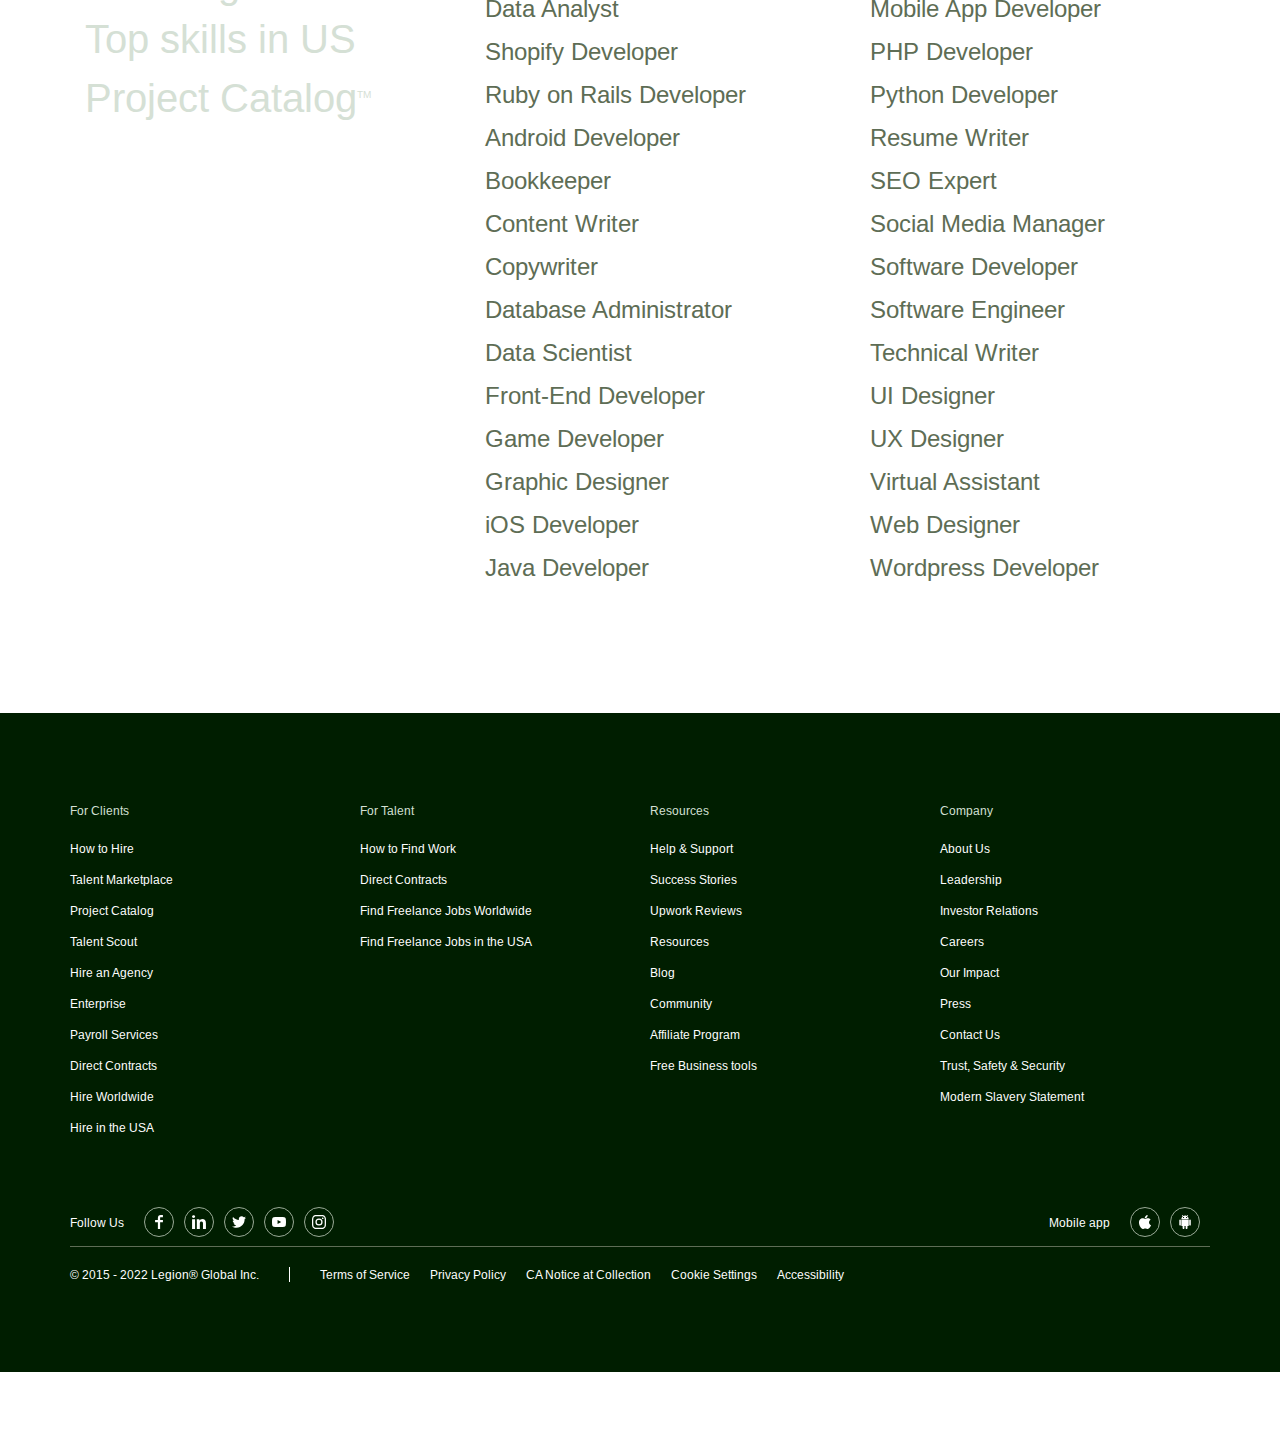
<file: Development.html>
<!DOCTYPE html>
<html lang="en">
  <head>
    <meta charset="UTF-8" />
    <meta http-equiv="X-UA-Compatible" content="IE=edge" />
    <meta name="viewport" content="width=device-width, initial-scale=1.0" />
    <link rel="icon" type="image/x-icon" href="./assets/download.png" />
    <link rel="stylesheet" href="./css/index.css" />
    <title>Legion | The World's Work Marketplace</title>
  </head>
  <body>
    <header class="header">
      <div class="header_wrapper wrapper">
        <div class="header_left">
          <img src="./assets/legion.png" alt="" />
          <ul class="header_left_list">
            <li class="header_left_list_item">
              
              
            </li>
            <li class="header_left_list_item" onclick="onjobspage1()">
              
             
            </li>
            <script>
              function onjobspage1(){
                window.location.href = "./page.html"
              }
              </script>
            <li class="header_left_list_item">
              
            </li>
            
          </ul>
        </div>
        <div class="header_right">
          <div class="header_right_form">
            <input type="search" placeholder="Search" name="search" id="" />
            <div class="header_right_form_input_icons">
              <img src="./assets/search.svg" alt="" />
              <img src="./assets/dropdown.svg" alt="" />
            </div>
          </div>
          
        </div>
      </div>
    </header>
    <section class="section_1 wrapper">
      <div class="section_1_top">
        <ul class="section_1_top_list">
          <li class="section_1_top_list_item"><a href="Development.html"> Development & IT </a> </li>
          <li class="section_1_top_list_item"><a href="Ai.html">AI & Services </a></li>
          <li class="section_1_top_list_item"><a href="Design.html">Design & Creative </a></li>
          <li class="section_1_top_list_item"> <a href="sales.html">Sales & Marketing </a></li>
          <li class="section_1_top_list_item"> <a href="contact.html">Contact Us</a></li>
          
          <li class="section_1_top_list_item">
            <a href="index.html"> HOME </a>
            
          </li>
        </ul>
      </div>
      <div class="banner">
        <img src="./assets/work.jpg" />
        <div class="text">
          <h1>Dev and IT experts to </h1>
          <h1>scale your org</h1>
          <p>Hire independent professionals to shorten development cycles,</p>
          <p>bury backlogs, and drive product growth.</p>
          <button  
          onclick="window.location.href = './page.html'">
              Get Started
          </button>
          
        </div>
      </div>
          <div class="section_1_bottom_left_companies_logo">
            <h4 class="title-4">Trusted by</h4>
            <div>
              <img src="./assets/microsoft.svg" alt="" />
              <img src="./assets/airbnb.svg" alt="" />
              <img src="./assets/godaddy-black.svg" alt="" />
              <img src="./assets/bissell.svg" alt="" />
            </div>
          </div>
        </div>
        
      </div>
    </section>
    <section class="section_2 wrapper">
      <div class="section_2_header">
        <h3>Browse talent by category</h3>
        <div>
          <p>Looking for work?</p>
          <a href="#"> Browse jobs</a>
        </div>
      </div>
      <div class="section_2_categories">
        <div class="section_2_categories_tile">
          <h4>Java Developers </h4>
          <div>
            <span>
              <img src="./assets/star.svg" alt="star" />
              4.8/5
            </span>
           
          </div>
        </div>
        <div class="section_2_categories_tile">
          <h4>PHP Developers</h4>
          <div>
            <span>
              <img src="./assets/star.svg" alt="star" />
              4.8/5
            </span>
          
          </div>
        </div>
        <div class="section_2_categories_tile">
          <h4>JavaScript Developers</h4>
          <div>
            <span>
              <img src="./assets/star.svg" alt="star" />
              4.9/5
            </span>
           
          </div>
        </div>
        <div class="section_2_categories_tile">
          <h4>iOS Developers </h4>
          <div>
            <span>
              <img src="./assets/star.svg" alt="star" />
              4.7/5
            </span>
           
          </div>
        </div>
        <div class="section_2_categories_tile">
          <h4>QA Engineers</h4>
          <div>
            <span>
              <img src="./assets/star.svg" alt="star" />
              4.9/5
            </span>
            
          </div>
        </div>
        <div class="section_2_categories_tile">
          <h4>Data Scientists </h4>
          <div>
            <span>
              <img src="./assets/star.svg" alt="star" />
              4.9/5
            </span>
            
          </div>
        </div>
        <div class="section_2_categories_tile">
          <h4>Infrastructure Engineers </h4>
          <div>
            <span>
              <img src="./assets/star.svg" alt="star" />
              4.9/5
            </span>
            
          </div>
        </div>
        <div class="section_2_categories_tile">
          <h4>SQL Developers</h4>
          <div>
            <span>
              <img src="./assets/star.svg" alt="star" />
              4.8/5
            </span>
            
          </div>
        </div>

    <section class="section_8 wrapper">
      <div class="section_8_left">
        <a href="#">Top skills</a>
        <a href="#">Trending skills</a>
        <a href="#">Top skills in US</a>
        <a href="#">Project Catalog<sup>TM</sup></a>
      </div>
      <div class="section_8_middle">
        <a href="#">Data Entry Specialists</a>
        <a href="#">Video Editors</a>
        <a href="#">Data Analyst</a>
        <a href="#">Shopify Developer</a>
        <a href="#">Ruby on Rails Developer</a>
        <a href="#">Android Developer</a>
        <a href="#">Bookkeeper</a>
        <a href="#">Content Writer</a>
        <a href="#">Copywriter</a>
        <a href="#">Database Administrator</a>
        <a href="#">Data Scientist</a>
        <a href="#">Front-End Developer</a>
        <a href="#">Game Developer</a>
        <a href="#">Graphic Designer</a>
        <a href="#">iOS Developer</a>
        <a href="#">Java Developer</a>
      </div>
      <div class="section_8_right">
        <a href="#">JavaScript Developer</a>
        <a href="#">Logo Designer</a>
        <a href="#">Mobile App Developer</a>
        <a href="#">PHP Developer</a>
        <a href="#">Python Developer</a>
        <a href="#">Resume Writer</a>
        <a href="#">SEO Expert</a>
        <a href="#">Social Media Manager</a>
        <a href="#">Software Developer</a>
        <a href="#">Software Engineer</a>
        <a href="#">Technical Writer</a>
        <a href="#">UI Designer</a>
        <a href="#">UX Designer</a>
        <a href="#">Virtual Assistant</a>
        <a href="#">Web Designer</a>
        <a href="#">Wordpress Developer</a>
      </div>
    </section>
    <footer class="footer">
      <div class="wrapper">
        <div class="footer_top">
          <div class="footer_top_list">
            <h5>For Clients</h5>
            <ul>
              <li>
                <a href="#">How to Hire</a>
              </li>

              <li><a href="#">Talent Marketplace</a></li>

              <li>
                <a href="#"> Project Catalog</a>
              </li>
              <li>
                <a href="#">Talent Scout</a>
              </li>
              <li>
                <a href="#"> Hire an Agency</a>
              </li>
              <li>
                <a href="#">Enterprise</a>
              </li>
              <li>
                <a href="#">Payroll Services</a>
              </li>
              <li>
                <a href="#">Direct Contracts</a>
              </li>
              <li>
                <a href="#">Hire Worldwide</a>
              </li>
              <li>
                <a href="#">Hire in the USA</a>
              </li>
            </ul>
          </div>
          <div class="footer_top_list">
            <h5>For Talent</h5>
            <ul>
              <li>
                <a href="#">How to Find Work</a>
              </li>

              <li><a href="#">Direct Contracts</a></li>

              <li>
                <a href="#">Find Freelance Jobs Worldwide</a>
              </li>
              <li>
                <a href="#">Find Freelance Jobs in the USA</a>
              </li>
            </ul>
          </div>

          <div class="footer_top_list">
            <h5>Resources</h5>
            <ul>
              <li>
                <a href="#">Help & Support</a>
              </li>

              <li><a href="#">Success Stories</a></li>

              <li>
                <a href="#">Upwork Reviews</a>
              </li>
              <li>
                <a href="#">Resources</a>
              </li>
              <li>
                <a href="#">Blog</a>
              </li>
              <li>
                <a href="#">Community</a>
              </li>
              <li>
                <a href="#">Affiliate Program</a>
              </li>
              <li>
                <a href="#">Free Business tools</a>
              </li>
            </ul>
          </div>
          <div class="footer_top_list">
            <h5>Company</h5>
            <ul>
              <li>
                <a href="#">About Us </a>
              </li>

              <li><a href="#">Leadership</a></li>

              <li>
                <a href="#">Investor Relations</a>
              </li>
              <li>
                <a href="#">Careers</a>
              </li>
              <li>
                <a href="#">Our Impact</a>
              </li>
              <li>
                <a href="#">Press</a>
              </li>
              <li>
                <a href="#">Contact Us</a>
              </li>
              <li>
                <a href="#">Trust, Safety & Security</a>
              </li>
              <li>
                <a href="#">Modern Slavery Statement</a>
              </li>
            </ul>
          </div>
        </div>
        <div class="footer_middle">
          <div class="footer_middle_left">
            <h5>Follow Us</h5>
            <div class="footer_middle_left_list">
              <div class="footer_icons">
                <img src="./assets/facebook.svg" alt="facebook" />
              </div>
              <div class="footer_icons">
                <img src="./assets/linkedIn.svg" alt="linkedIn" />
              </div>
              <div class="footer_icons">
                <img src="./assets/twitter.svg" alt="twitter" />
              </div>
              <div class="footer_icons">
                <img src="./assets/youtube.svg" alt="youtube" />
              </div>
              <div class="footer_icons">
                <img src="./assets/instagram.svg" alt="instagram" />
              </div>
            </div>
          </div>
          <div class="footer_middle_right">
            <h5>Mobile app</h5>
            <div class="footer_middle_right_list">
              <div class="footer_icons">
                <img src="./assets/apple.svg" alt="apple" />
              </div>
              <div class="footer_icons">
                <img src="./assets/android.svg" alt="android" />
              </div>
            </div>
          </div>
        </div>
        <div class="footer_bottom">
          <p>© 2015 - 2022 Legion® Global Inc.</p>
          <ul class="footer_bottom_list">
            <li>Terms of Service</li>
            <li>Privacy Policy</li>
            <li>CA Notice at Collection</li>
            <li>Cookie Settings</li>
            <li>Accessibility</li>
          </ul>
        </div>
      </div>
    </footer>
    <script src="./js/script.js"></scrip>
  </body>
</html>
</file>
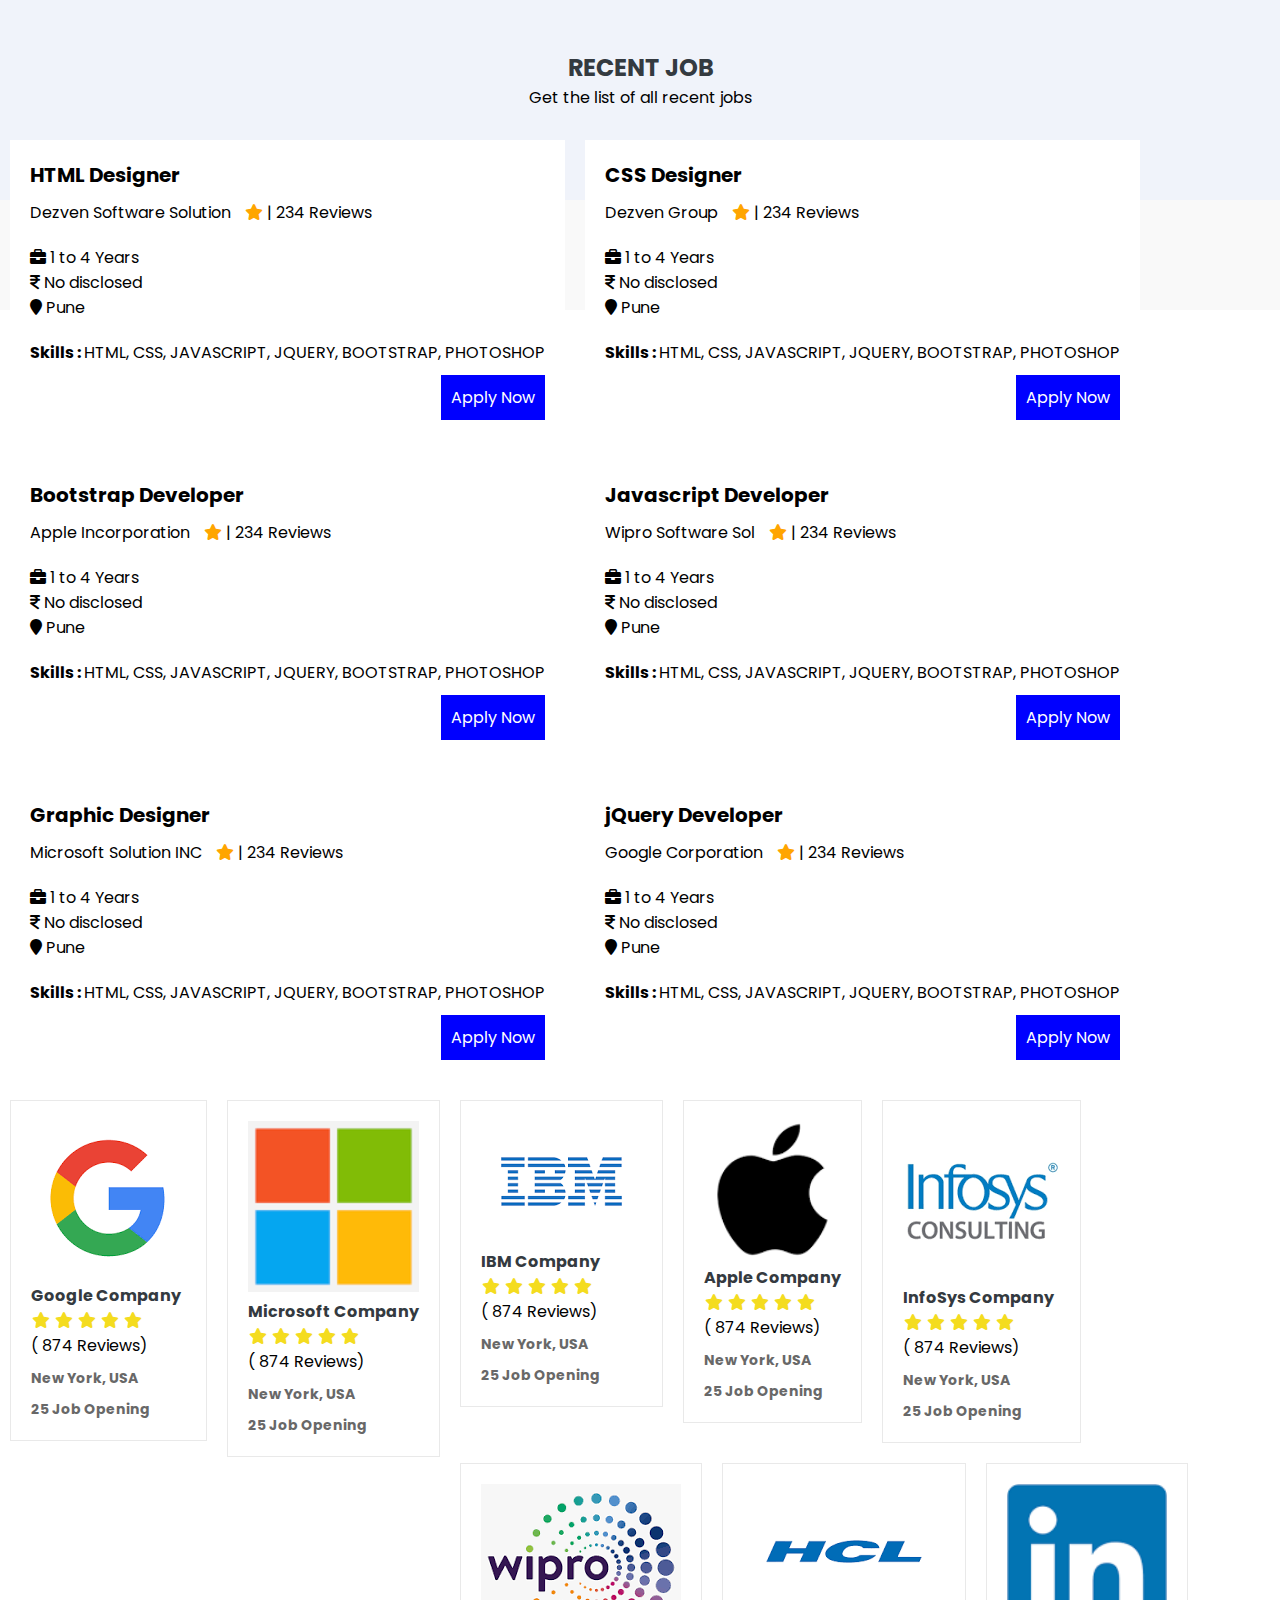
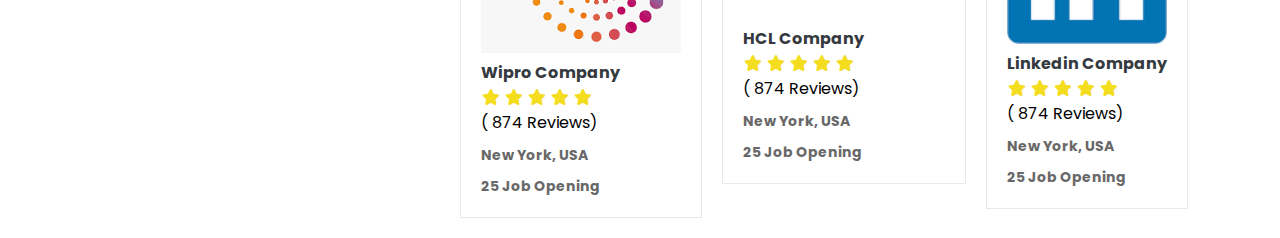
<file: page.html>
<!DOCTYPE html>
<html lang="en">
  <head>
    <meta charset="UTF-8" />
    <meta http-equiv="X-UA-Compatible" content="IE=edge" />
    <meta name="viewport" content="width=device-width, initial-scale=1.0" />
    <meta charset="UTF-8">
<meta name="viewport" content="width=device-width, initial-scale=1.0">

    <link rel="stylesheet" href="style.css" />
   
    <link href="https://cdn.jsdelivr.net/npm/bootstrap@5.3.1/dist/css/bootstrap.min.css" rel="stylesheet" integrity="sha384-4bw+/aepP/YC94hEpVNVgiZdgIC5+VKNBQNGCHeKRQN+PtmoHDEXuppvnDJzQIu9" crossorigin="anonymous">
 
    <!-- Font Awesome CDN -->
    <link
      rel="stylesheet"
      href="https://cdnjs.cloudflare.com/ajax/libs/font-awesome/6.1.1/css/all.min.css"
      integrity="sha512-KfkfwYDsLkIlwQp6LFnl8zNdLGxu9YAA1QvwINks4PhcElQSvqcyVLLD9aMhXd13uQjoXtEKNosOWaZqXgel0g=="
      crossorigin="anonymous"
      referrerpolicy="no-referrer"
    />
    <title>Freetech</title>
    <link rel="stylesheet" href="https://cdnjs.cloudflare.com/ajax/libs/font-awesome/6.0.0-beta3/css/all.min.css">
    
    
  </head>
  <body>
    <script src="https://cdn.jsdelivr.net/npm/bootstrap@5.3.1/dist/js/bootstrap.bundle.min.js" integrity="sha384-HwwvtgBNo3bZJJLYd8oVXjrBZt8cqVSpeBNS5n7C8IVInixGAoxmnlMuBnhbgrkm" crossorigin="anonymous"></script>
    
    <main>
      <!-----RECENT JOB SECTION RECENT JOB SECTION RECENT JOB SECTION ----->
<div class="width-100 recent-job">
  <div class="container">
    <h2 class="recent-job-heading">RECENT JOB</h2>
    <p class="recent-job-sub-heading">Get the list of all recent jobs</p>
    <!-----JOB LIST----->
    <div class="width-50">
      <div class="recent-job-list">
        <div class="width-100">
          <h4 class="job-title">HTML Designer</h4>
          <p class="job-company">Dezven Software Solution <i class="fa fa-star" aria-hidden="true"></i> | 234 Reviews </p>
        </div>
        <div class="width-33">
          <i class="fa fa-briefcase" aria-hidden="true"></i> 1 to 4 Years
        </div>
        <div class="width-33">
          <i class="fa fa-inr" aria-hidden="true"></i> No disclosed
        </div>
        <div class="width-33">
          <i class="fa fa-map-marker" aria-hidden="true"></i> Pune
        </div>
        <div class="width-100">
          <p class="job-skill">
            <b>Skills : </b>HTML, CSS, JAVASCRIPT, JQUERY, BOOTSTRAP, PHOTOSHOP
          </p>
        </div>
        <class="width-100">
          <a href="./application.html" class="job-apply-button">Apply Now</a>
         
        </div>
      </div>
    </div>
    <!-----JOB LIST------>
    <div class="width-50">
      <div class="recent-job-list">
        <div class="width-100">
          <h4 class="job-title">CSS Designer</h4>
          <p class="job-company">Dezven Group <i class="fa fa-star" aria-hidden="true"></i> | 234 Reviews </p>
        </div>
        <div class="width-33">
          <i class="fa fa-briefcase" aria-hidden="true"></i> 1 to 4 Years
        </div>
        <div class="width-33">
          <i class="fa fa-inr" aria-hidden="true"></i> No disclosed
        </div>
        <div class="width-33">
          <i class="fa fa-map-marker" aria-hidden="true"></i> Pune
        </div>
        <div class="width-100">
          <p class="job-skill">
            <b>Skills : </b>HTML, CSS, JAVASCRIPT, JQUERY, BOOTSTRAP, PHOTOSHOP
          </p>
        </div>
        <div class="width-100">
          <a href="./application.html" class="job-apply-button" onclick="application()">Apply Now</a>
          <script>
            function application(){
              window.location.href = "./application.html"
            }
            </script>
        </div>
      </div>
    </div>
    <!-----JOB LIST----->
    <div class="width-50">
      <div class="recent-job-list">
        <div class="width-100">
          <h4 class="job-title">Bootstrap Developer</h4>
          <p class="job-company">Apple Incorporation <i class="fa fa-star" aria-hidden="true"></i> | 234 Reviews </p>
        </div>
        <div class="width-33">
          <i class="fa fa-briefcase" aria-hidden="true"></i> 1 to 4 Years
        </div>
        <div class="width-33">
          <i class="fa fa-inr" aria-hidden="true"></i> No disclosed
        </div>
        <div class="width-33">
          <i class="fa fa-map-marker" aria-hidden="true"></i> Pune
        </div>
        <div class="width-100">
          <p class="job-skill">
            <b>Skills : </b>HTML, CSS, JAVASCRIPT, JQUERY, BOOTSTRAP, PHOTOSHOP
          </p>
        </div>
        <div class="width-100">
      
          <a href="./application.html" class="job-apply-button"  onclick="application()">Apply Now</a>
          

        </div>
      </div>
    </div>
    <!-----JOB LIST----->
    <div class="width-50">
      <div class="recent-job-list">
        <div class="width-100">
          <h4 class="job-title">Javascript Developer</h4>
          <p class="job-company">Wipro Software Sol <i class="fa fa-star" aria-hidden="true"></i> | 234 Reviews </p>
        </div>
        <div class="width-33">
          <i class="fa fa-briefcase" aria-hidden="true"></i> 1 to 4 Years
        </div>
        <div class="width-33">
          <i class="fa fa-inr" aria-hidden="true"></i> No disclosed
        </div>
        <div class="width-33">
          <i class="fa fa-map-marker" aria-hidden="true"></i> Pune
        </div>
        <div class="width-100">
          <p class="job-skill">
            <b>Skills : </b>HTML, CSS, JAVASCRIPT, JQUERY, BOOTSTRAP, PHOTOSHOP
          </p>
        </div>
        <div class="width-100">
          <a href="./application.html" class="job-apply-button"  onclick="application()">Apply Now</a>
          
        </div>
      </div>
    </div>
    <!-----JOB LIST----->
    <div class="width-50">
      <div class="recent-job-list">
        <div class="width-100">
          <h4 class="job-title">Graphic Designer</h4>
          <p class="job-company">Microsoft Solution INC <i class="fa fa-star" aria-hidden="true"></i> | 234 Reviews </p>
        </div>
        <div class="width-33">
          <i class="fa fa-briefcase" aria-hidden="true"></i> 1 to 4 Years
        </div>
        <div class="width-33">
          <i class="fa fa-inr" aria-hidden="true"></i> No disclosed
        </div>
        <div class="width-33">
          <i class="fa fa-map-marker" aria-hidden="true"></i> Pune
        </div>
        <div class="width-100">
          <p class="job-skill">
            <b>Skills : </b>HTML, CSS, JAVASCRIPT, JQUERY, BOOTSTRAP, PHOTOSHOP
          </p>
        </div>
        <div class="width-100">
          <a href="./application.html" class="job-apply-button"  onclick="application()">Apply Now</a>
         
        </div>
      </div>
    </div>
    <!-----JOB LIST------>
    <div class="width-50">
      <div class="recent-job-list">
        <div class="width-100">
          <h4 class="job-title">jQuery Developer</h4>
          <p class="job-company">Google Corporation <i class="fa fa-star" aria-hidden="true"></i> | 234 Reviews </p>
        </div>
        <div class="width-33">
          <i class="fa fa-briefcase" aria-hidden="true"></i> 1 to 4 Years
        </div>
        <div class="width-33">
          <i class="fa fa-inr" aria-hidden="true"></i> No disclosed
        </div>
        <div class="width-33">
          <i class="fa fa-map-marker" aria-hidden="true"></i> Pune
        </div>
        <div class="width-100">
          <p class="job-skill">
            <b>Skills : </b>HTML, CSS, JAVASCRIPT, JQUERY, BOOTSTRAP, PHOTOSHOP
          </p>
        </div>
        <div class="width-100">
          <a href="./application.html" class="job-apply-button" >Apply Now</a>
    
        </div>
      </div>
    </div>
  </div>
</div>
<!------TOP COMPANY SECTION TOP COMPANY SECTION TOP COMPANY SECTION----->
<div class="width-100 top-company">
  <div class="container">
   
    <!-----START COMPANY LIST----->
    <div class="width-25">
      <div class=" company-list">
        <div class="width-100">
          <div class="width-25 company-image">
            <img src="google.png" alt="google">
          </div>
          <div class="width-75">
            <h4 class="company-name">Google Company</h4>
            <p class="company-rating">
              <i class="fa fa-star" aria-hidden="true"></i>
              <i class="fa fa-star" aria-hidden="true"></i>
              <i class="fa fa-star" aria-hidden="true"></i>
              <i class="fa fa-star" aria-hidden="true"></i>
              <i class="fa fa-star " aria-hidden="true"></i>
            </p>
            <p class="company-review">( 874 Reviews)</p>
          </div>
        </div>
        <div class="width-50 company-address">New York, USA</div>
        <div class="width-50 company-opening">25 Job Opening </p>
        </div>
      </div>
    </div>
    <!-----START COMPANY LIST----->
    <div class="width-25">
      <div class=" company-list">
        <div class="width-100">
          <div class="width-25 company-image">
            <img src="microsoft.png" alt="">
          </div>
          <div class="width-75">
            <h4 class="company-name">Microsoft Company</h4>
            <p class="company-rating">
              <i class="fa fa-star" aria-hidden="true"></i>
              <i class="fa fa-star" aria-hidden="true"></i>
              <i class="fa fa-star" aria-hidden="true"></i>
              <i class="fa fa-star" aria-hidden="true"></i>
              <i class="fa fa-star " aria-hidden="true"></i>
            </p>
            <p class="company-review">( 874 Reviews)</p>
          </div>
        </div>
        <div class="width-50 company-address">New York, USA</div>
        <div class="width-50 company-opening">25 Job Opening </p>
        </div>
      </div>
    </div>
    <!-----START COMPANY LIST----->
    <div class="width-25">
      <div class=" company-list">
        <div class="width-100">
          <div class="width-25 company-image">
            <img src="ibm.png" alt="">
          </div>
          <div class="width-75">
            <h4 class="company-name">IBM Company</h4>
            <p class="company-rating">
              <i class="fa fa-star" aria-hidden="true"></i>
              <i class="fa fa-star" aria-hidden="true"></i>
              <i class="fa fa-star" aria-hidden="true"></i>
              <i class="fa fa-star" aria-hidden="true"></i>
              <i class="fa fa-star " aria-hidden="true"></i>
            </p>
            <p class="company-review">( 874 Reviews)</p>
          </div>
        </div>
        <div class="width-50 company-address">New York, USA</div>
        <div class="width-50 company-opening">25 Job Opening </p>
        </div>
      </div>
    </div>
    <!-----START COMPANY LIST----->
    <div class="width-25">
      <div class=" company-list">
        <div class="width-100">
          <div class="width-25 company-image">
            <img src="apple.png" alt="">
          </div>
          <div class="width-75">
            <h4 class="company-name">Apple Company</h4>
            <p class="company-rating">
              <i class="fa fa-star" aria-hidden="true"></i>
              <i class="fa fa-star" aria-hidden="true"></i>
              <i class="fa fa-star" aria-hidden="true"></i>
              <i class="fa fa-star" aria-hidden="true"></i>
              <i class="fa fa-star " aria-hidden="true"></i>
            </p>
            <p class="company-review">( 874 Reviews)</p>
          </div>
        </div>
        <div class="width-50 company-address">New York, USA</div>
        <div class="width-50 company-opening">25 Job Opening </p>
        </div>
      </div>
    </div>
    <!-----START COMPANY LIST----->
    <div class="width-25">
      <div class=" company-list">
        <div class="width-100">
          <div class="width-25 company-image">
            <img src="infosys.png" alt="">
          </div>
          <div class="width-75">
            <h4 class="company-name">InfoSys Company</h4>
            <p class="company-rating">
              <i class="fa fa-star" aria-hidden="true"></i>
              <i class="fa fa-star" aria-hidden="true"></i>
              <i class="fa fa-star" aria-hidden="true"></i>
              <i class="fa fa-star" aria-hidden="true"></i>
              <i class="fa fa-star " aria-hidden="true"></i>
            </p>
            <p class="company-review">( 874 Reviews)</p>
          </div>
        </div>
        <div class="width-50 company-address">New York, USA</div>
        <div class="width-50 company-opening">25 Job Opening </p>
        </div>
      </div>
    </div>
    <!-----START COMPANY LIST------>
    <div class="width-25">
      <div class=" company-list">
        <div class="width-100">
          <div class="width-25 company-image">
            <img src="wipro.png" alt="">
          </div>
          <div class="width-75">
            <h4 class="company-name">Wipro Company</h4>
            <p class="company-rating">
              <i class="fa fa-star" aria-hidden="true"></i>
              <i class="fa fa-star" aria-hidden="true"></i>
              <i class="fa fa-star" aria-hidden="true"></i>
              <i class="fa fa-star" aria-hidden="true"></i>
              <i class="fa fa-star " aria-hidden="true"></i>
            </p>
            <p class="company-review">( 874 Reviews)</p>
          </div>
        </div>
        <div class="width-50 company-address">New York, USA</div>
        <div class="width-50 company-opening">25 Job Opening </p>
        </div>
      </div>
    </div>
    <!-----START COMPANY LIST------>
    <div class="width-25">
      <div class=" company-list">
        <div class="width-100">
          <div class="width-25 company-image">
            <img src="hcl.png" alt="">
          </div>
          <div class="width-75">
            <h4 class="company-name">HCL Company</h4>
            <p class="company-rating">
              <i class="fa fa-star" aria-hidden="true"></i>
              <i class="fa fa-star" aria-hidden="true"></i>
              <i class="fa fa-star" aria-hidden="true"></i>
              <i class="fa fa-star" aria-hidden="true"></i>
              <i class="fa fa-star " aria-hidden="true"></i>
            </p>
            <p class="company-review">( 874 Reviews)</p>
          </div>
        </div>
        <div class="width-50 company-address">New York, USA</div>
        <div class="width-50 company-opening">25 Job Opening </p>
        </div>
      </div>
    </div>
    <!-----START COMPANY LIST----->
    <div class="width-25">
      <div class=" company-list">
        <div class="width-100">
          <div class="width-25 company-image">
            <img src="ln.png" alt="">
          </div>
          <div class="width-75">
            <h4 class="company-name">Linkedin Company</h4>
            <p class="company-rating">
              <i class="fa fa-star" aria-hidden="true"></i>
              <i class="fa fa-star" aria-hidden="true"></i>
              <i class="fa fa-star" aria-hidden="true"></i>
              <i class="fa fa-star" aria-hidden="true"></i>
              <i class="fa fa-star " aria-hidden="true"></i>
            </p>
            <p class="company-review">( 874 Reviews)</p>
          </div>
        </div>
        <div class="width-50 company-address">New York, USA</div>
        <div class="width-50 company-opening">25 Job Opening </p>
        </div>
      </div>
    </div>
  </div>
</div>

    
      
    

  </body>
  </html>
</file>
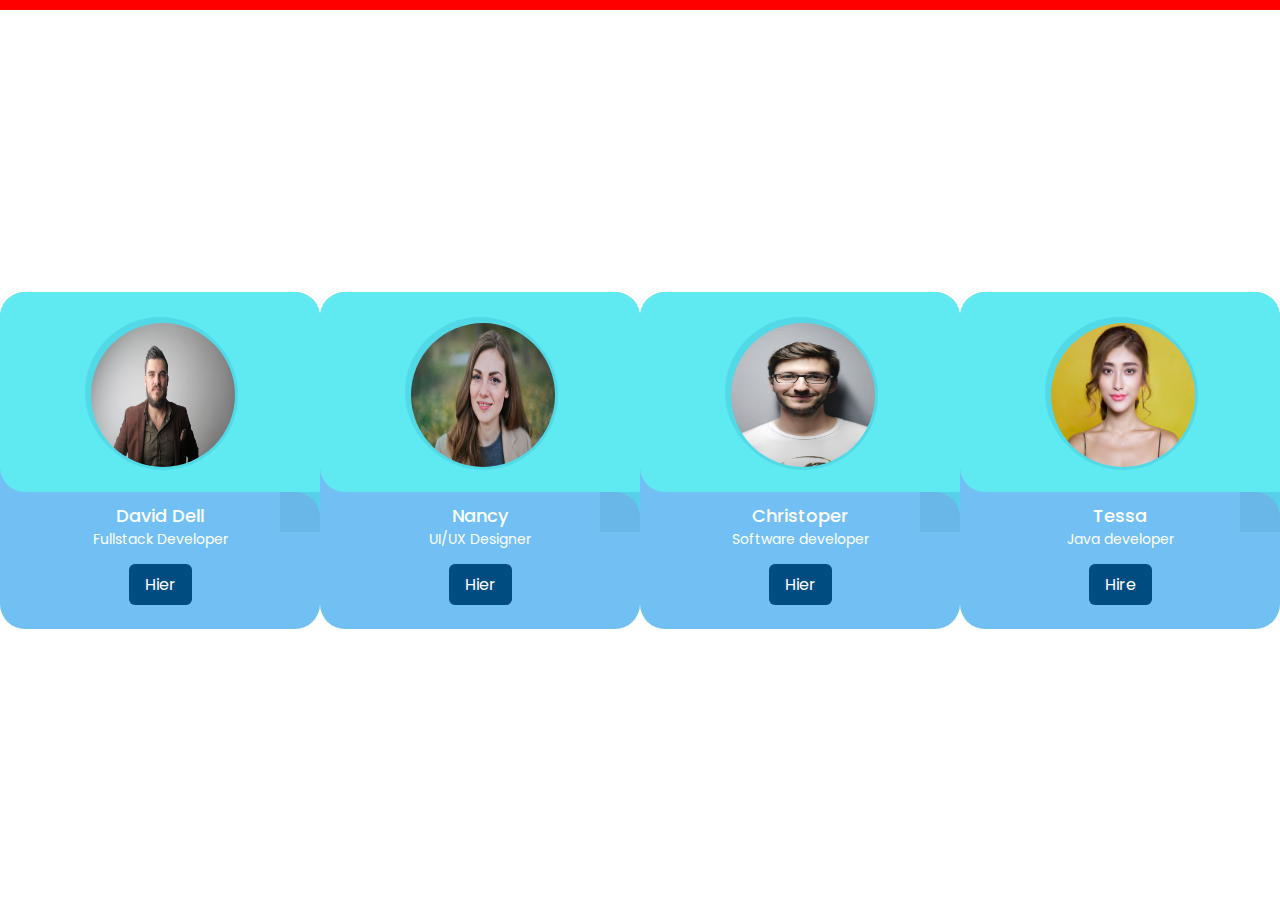
<file: profile.html>
<!DOCTYPE html>
<html lang="en">
    <head>
        <meta charset="UTF-8">
        <meta http-equiv="X-UA-Compatible" content="IE=edge">
        <meta name="viewport"content="width=device-width, intial-scale=1.0">
        <title>Legion</title>

        <link rel="stylesheet" href="profile.css">
        
    </head>
    <body>
        <div class="banner" >
            
            <h1 style="color:#6fda44;"></h1><br>
            
            </h2>
            
        </div>
        <div class="slide-container" style="background: red;">
                <div class="card-wrapper">
                    <div class="card">
                        <div class="image-content">
                            <span class="overlay"></span>

                            <div class="card-image">
                                <img src="boy2.jpg"alt="" class="card-image">
                            </div>
                        </div>
                        
                        <div class="card-content">
                            <h2 class="name">David Dell</h2>
                            <p class="Description">Fullstack Developer</p>


                            <button class="button">Hier</button>
                        

                        </div>
                    </div>
                    
                    <div class="card">
                        <div class="image-content">
                            <span class="overlay"></span>

                            <div class="card-image">
                                <img src="girl2.jpg"alt="" class="card-image">
                            </div>
                        </div>
                        
                        <div class="card-content">
                            <h2 class="name">Nancy</h2>
                            <p class="Description">UI/UX Designer</p>


                            <button class="button">Hier</button>
                        

                        </div>
                    </div>
                    <div class="card">
                        <div class="image-content">
                            <span class="overlay"></span>

                            <div class="card-image">
                                <img src="boy1.jpg"alt="" class="card-image">
                            </div>
                        </div>
                        
                        <div class="card-content">
                            <h2 class="name">Christoper</h2>
                            <p class="Description">Software developer</p>


                            <button class="button">Hier</button>
                        

                        </div>
                    </div>
                    <div class="card">
                        <div class="image-content">
                            <span class="overlay"></span>

                            <div class="card-image">
                                <img src="girl1.jpg"alt="" class="card-image">
                            </div>
                        </div>
                        
                        <div class="card-content">
                            <h2 class="name">Tessa</h2>
                            <p class="Description">Java developer</p>


                            <button class="button">Hire</button>
                        

                        </div>
                    </div>
                    
                </div>
               
        </div>
        

    </body>
    
</html>
</file>
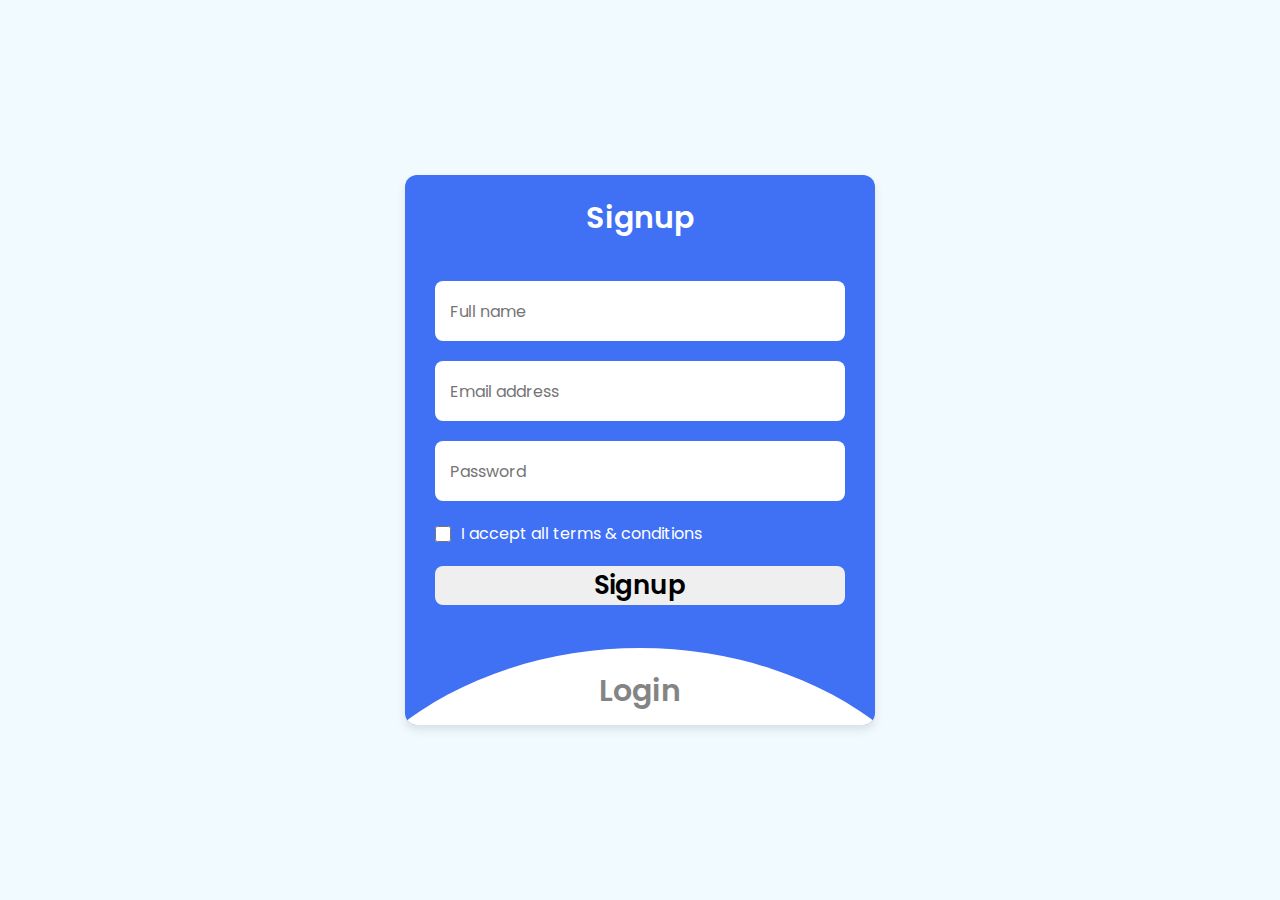
<file: signup.html>
<!DOCTYPE html>
<!-- Coding By CodingNepal - codingnepalweb.com -->
<html lang="en">
  <head>
    <meta charset="UTF-8" />
    <meta http-equiv="X-UA-Compatible" content="IE=edge" />
    <meta name="viewport" content="width=device-width, initial-scale=1.0" />
   <title>Login & Signup Form</title>
    <link rel="stylesheet" href="signup.css" />
  </head>
  <body>
    <section class="wrapper">
      <div class="form signup">
        <header>Signup</header>
        <form action="signup.php" method="post">
          <input type="text" name='username'id="username" placeholder="Full name" required />
          <input type="text" name='email'id="email" placeholder="Email address" required />
          <input type="password" name='password' id="password" placeholder="Password" required />
          <div class="checkbox">
            <input type="checkbox" id="signupCheck" />
            <label for="signupCheck">I accept all terms & conditions</label>
          </div>
          <button id="btn2" class="btn2" type="submit">Signup</button>
        </form>
      </div>

      <div class="form login">
        <header>Login</header>
        <form action="login.php" method="post">
          <input type="text" name="username" id="username" placeholder="Username" required />
          <input type="password" name="password" id="password" placeholder="Password" required />
          <a href="#">Forgot password?</a>
          <button id="btn1" class="btn1" type="submit">Login</button>
        </form>
      </div>

      <script>
        const wrapper = document.querySelector(".wrapper"),
          signupHeader = document.querySelector(".signup header"),
          loginHeader = document.querySelector(".login header");

        loginHeader.addEventListener("click", () => {
          wrapper.classList.add("active");
        });
        signupHeader.addEventListener("click", () => {
          wrapper.classList.remove("active");
        });
      </script>
    </section>
  </body>
</html>
</file>
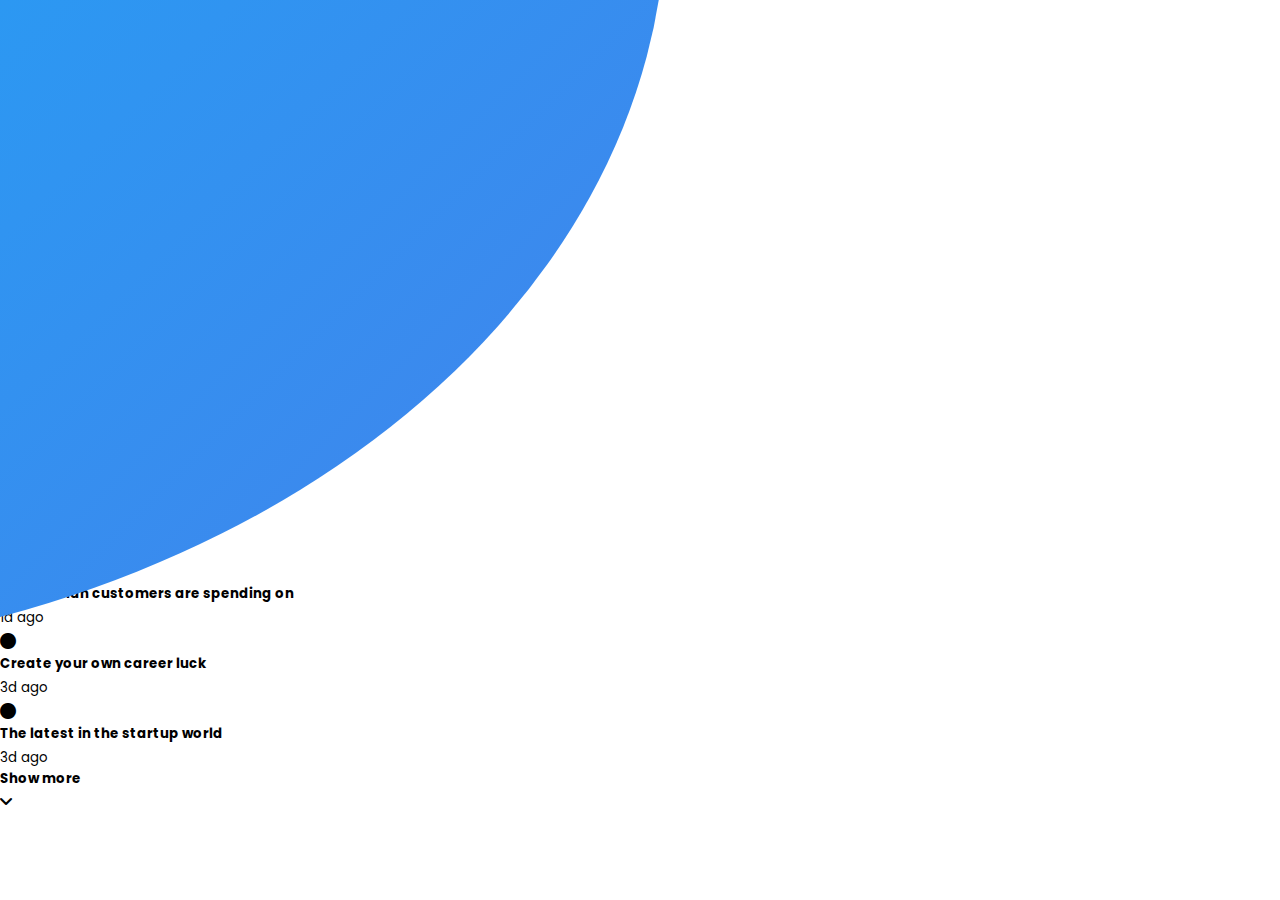
<file: css12/page.html>
<!DOCTYPE html>
<html lang="en">
  <head>
    <meta charset="UTF-8" />
    <meta http-equiv="X-UA-Compatible" content="IE=edge" />
    <meta name="viewport" content="width=device-width, initial-scale=1.0" />
    <meta charset="UTF-8">
<meta name="viewport" content="width=device-width, initial-scale=1.0">

    <link rel="stylesheet" href="style.css" />
   
    <link href="https://cdn.jsdelivr.net/npm/bootstrap@5.3.1/dist/css/bootstrap.min.css" rel="stylesheet" integrity="sha384-4bw+/aepP/YC94hEpVNVgiZdgIC5+VKNBQNGCHeKRQN+PtmoHDEXuppvnDJzQIu9" crossorigin="anonymous">
 
    <!-- Font Awesome CDN -->
    <link
      rel="stylesheet"
      href="https://cdnjs.cloudflare.com/ajax/libs/font-awesome/6.1.1/css/all.min.css"
      integrity="sha512-KfkfwYDsLkIlwQp6LFnl8zNdLGxu9YAA1QvwINks4PhcElQSvqcyVLLD9aMhXd13uQjoXtEKNosOWaZqXgel0g=="
      crossorigin="anonymous"
      referrerpolicy="no-referrer"
    />
    <title>Freetech</title>
    <link rel="stylesheet" href="https://cdnjs.cloudflare.com/ajax/libs/font-awesome/6.0.0-beta3/css/all.min.css">
    
    
  </head>
  <body>
    <script src="https://cdn.jsdelivr.net/npm/bootstrap@5.3.1/dist/js/bootstrap.bundle.min.js" integrity="sha384-HwwvtgBNo3bZJJLYd8oVXjrBZt8cqVSpeBNS5n7C8IVInixGAoxmnlMuBnhbgrkm" crossorigin="anonymous"></script>
    
    <main>
      <div class="container">
        <div class="job-listings">
          <div class="job">
            <div class="job-title">Front-End Developer</div>
            <div class="company">zoho Tech Solutions</div>
            <div class="location">New York, NY</div>
            <div class="job-description">We are seeking a skilled Front-End Developer to join our team...</div>
          </div>
          <div class="job">
            <div class="job-title">Full Stack Engineer</div>
            <div class="company">Cisco Innovations</div>
            <div class="location">San Francisco, CA</div>
            <div class="job-description">Join us as a Full Stack Engineer and work on exciting projects...</div>
          </div>
          <div class="job">
            <div class="job-title">UI/UX Designer</div>
            <div class="company">Kratos pvt</div>
            <div class="location">San Francisco, CA</div>
            <div class="job-description">we are recruting the innovtive Designer...</div>
            <button type="button" class="btn">Hier</button> 
          </div>
          <!-- More job listings can be added here -->
        </div>
    
      <div class="right_side">
        <div class="news">
            <h4>Legion News</h4>
            <i class="fa-solid fa-circle-info"></i>
        </div>
        <div class="latest_news">
            <div class="one">
              <i class="fa-solid fa-circle"></i>
              <h5>Preparing for virtual interviews</h5>
            </div>
            <div class="two">
                <small>1d ago</small>
            </div>
        </div>
        <div class="latest_news">
            <div class="one">
              <i class="fa-solid fa-circle"></i>
              <h5>Biden visits US troops in Poland</h5>
            </div>
            <div class="two">
                <small>13hr ago</small>
            </div>
        </div>
        <div class="latest_news">
            <div class="one">
              <i class="fa-solid fa-circle"></i>
              <h5>What Indian customers are spending on</h5>
            </div>
            <div class="two">
                <small>1d ago</small>
            </div>
        </div>
        <div class="latest_news">
            <div class="one">
              <i class="fa-solid fa-circle"></i>
              <h5>Create your own career luck</h5>
            </div>
            <div class="two">
                <small>3d ago</small>
            </div>
        </div>
        <div class="latest_news">
            <div class="one">
              <i class="fa-solid fa-circle"></i>
              <h5>The latest in the startup world</h5>
            </div>
            <div class="two">
                <small>3d ago</small>
            </div>
        </div>
        <div class="show_more">
            <h5>Show more</h5>
            <i class="fa-solid fa-angle-down"></i>
        </div>
    </div>
  
    <!-- ============ Right side end here ============= -->
  </div>
  
    
      
    

  </body>
  </html>
</file>
<file: css/index.css>
@import "./root.css";
@import "./common.css";
@import "./header.css";
@import "./section-1.css";
@import "./section-2.css";
@import "./section-3.css";
@import "./section-4.css";
@import "./section-5.css";
@import "./section-6.css";
@import "./section-7.css";
@import "./section-8.css";
@import "./footer.css";
</file>
<file: application.css>
#ft-form {
    font-family: inherit;
    font-size: 100%;
    line-height: 1.15
  }
  #ft-form *,
  #ft-form ::after,
  #ft-form ::before {
    box-sizing: border-box
  }
  #ft-form input,
  #ft-form select,
  #ft-form textarea {
    font-family: inherit;
    font-size: 100%;
    line-height: 1.15;
    margin: 0
  }
  #ft-form select {
    text-transform: none
  }
  #ft-form [type=submit] {
    -webkit-appearance: button
  }
  #ft-form legend {
    padding: 0
  }
  #ft-form h2,
  #ft-form p {
    margin: 0
  }
  #ft-form fieldset {
    margin: 0;
    padding: 0
  }
  #ft-form html {
    font-family: ui-sans-serif,system-ui,-apple-system,BlinkMacSystemFont,"Segoe UI",Roboto,"Helvetica Neue",Arial,"Noto Sans",sans-serif,"Apple Color Emoji","Segoe UI Emoji","Segoe UI Symbol","Noto Color Emoji";
    line-height: 1.5
  }
  #ft-form body {
    font-family: inherit;
    line-height: inherit
  }
  #ft-form *,
  #ft-form ::after,
  #ft-form ::before {
    box-sizing: border-box;
    border-width: 0;
    border-style: solid;
    border-color: #e5e7eb
  }
  #ft-form textarea {
    resize: vertical
  }
  #ft-form input::-moz-placeholder,
  #ft-form textarea::-moz-placeholder {
    color: #9ca3af
  }
  #ft-form input:-ms-input-placeholder,
  #ft-form textarea:-ms-input-placeholder {
    color: #9ca3af
  }
  #ft-form input::placeholder,
  #ft-form textarea::placeholder {
    color: #9ca3af
  }
  #ft-form h2 {
    font-size: inherit;
    font-weight: inherit
  }
  #ft-form input,
  #ft-form select,
  #ft-form textarea {
    padding: 0;
    line-height: inherit;
    color: inherit
  }
  #ft-form [type=date],
  #ft-form [type=email],
  #ft-form [type=tel],
  #ft-form [type=text],
  #ft-form select,
  #ft-form textarea {
    -webkit-appearance: none;
    -moz-appearance: none;
    appearance: none;
    background-color: #fff;
    border-color: #6b7280;
    border-width: 1px;
    border-radius: 0;
    padding-top: .5rem;
    padding-right: .75rem;
    padding-bottom: .5rem;
    padding-left: .75rem;
    font-size: 1rem;
    line-height: 1.5rem
  }
  #ft-form [type=date]:focus,
  #ft-form [type=email]:focus,
  #ft-form [type=tel]:focus,
  #ft-form [type=text]:focus,
  #ft-form select:focus,
  #ft-form textarea:focus {
    outline: 2px solid transparent;
    outline-offset: 2px;
    box-shadow: 0 0 0 0 #fff, 0 0 0 3px rgba(199,210,254,.5), 0 0 #0000;
    border-color: #2563eb
  }
  #ft-form input::-moz-placeholder,
  #ft-form textarea::-moz-placeholder {
    color: #6b7280;
    opacity: 1
  }
  #ft-form input:-ms-input-placeholder,
  #ft-form textarea:-ms-input-placeholder {
    color: #6b7280;
    opacity: 1
  }
  #ft-form input::placeholder,
  #ft-form textarea::placeholder {
    color: #6b7280;
    opacity: 1
  }
  #ft-form select {
    background-image: url("data:image/svg+xml,%3csvg xmlns='http://www.w3.org/2000/svg' fill='none' viewBox='0 0 20 20'%3e%3cpath stroke='%236b7280' stroke-linecap='round' stroke-linejoin='round' stroke-width='1.5' d='M6 8l4 4 4-4'/%3e%3c/svg%3e");
    background-position: right .5rem center;
    background-repeat: no-repeat;
    background-size: 1.5em 1.5em;
    padding-right: 2.5rem;
    -webkit-print-color-adjust: exact;
    color-adjust: exact
  }
  #ft-form [type=checkbox],
  #ft-form [type=radio] {
    -webkit-appearance: none;
    -moz-appearance: none;
    appearance: none;
    padding: 0;
    -webkit-print-color-adjust: exact;
    color-adjust: exact;
    display: inline-block;
    vertical-align: middle;
    background-origin: border-box;
    -webkit-user-select: none;
    -moz-user-select: none;
    -ms-user-select: none;
    user-select: none;
    flex-shrink: 0;
    height: 1rem;
    width: 1rem;
    color: #2563eb;
    background-color: #fff;
    border-color: #6b7280;
    border-width: 1px
  }
  #ft-form [type=checkbox] {
    border-radius: 0
  }
  #ft-form [type=radio] {
    border-radius: 100%
  }
  #ft-form [type=checkbox]:focus,
  #ft-form [type=radio]:focus {
    outline: 2px solid transparent;
    outline-offset: 2px;
    box-shadow: 0 0 0 0 #fff, 0 0 0 3px rgba(199,210,254,.5), 0 0 #0000;
  }
  #ft-form [type=checkbox]:checked,
  #ft-form [type=radio]:checked {
    border-color: transparent;
    background-color: currentColor;
    background-size: 100% 100%;
    background-position: center;
    background-repeat: no-repeat
  }
  #ft-form [type=checkbox]:checked {
    background-image: url("data:image/svg+xml,%3csvg viewBox='0 0 16 16' fill='white' xmlns='http://www.w3.org/2000/svg'%3e%3cpath d='M12.207 4.793a1 1 0 010 1.414l-5 5a1 1 0 01-1.414 0l-2-2a1 1 0 011.414-1.414L6.5 9.086l4.293-4.293a1 1 0 011.414 0z'/%3e%3c/svg%3e")
  }
  #ft-form [type=radio]:checked {
    background-image: url("data:image/svg+xml,%3csvg viewBox='0 0 16 16' fill='white' xmlns='http://www.w3.org/2000/svg'%3e%3ccircle cx='8' cy='8' r='3'/%3e%3c/svg%3e")
  }
  #ft-form [type=checkbox]:checked:focus,
  #ft-form [type=checkbox]:checked:hover,
  #ft-form [type=radio]:checked:focus,
  #ft-form [type=radio]:checked:hover {
    border-color: transparent;
    background-color: currentColor
  }
  #ft-form [type=checkbox]:indeterminate {
    background-image: url("data:image/svg+xml,%3csvg xmlns='http://www.w3.org/2000/svg' fill='none' viewBox='0 0 16 16'%3e%3cpath stroke='white' stroke-linecap='round' stroke-linejoin='round' stroke-width='2' d='M4 8h8'/%3e%3c/svg%3e");
    border-color: transparent;
    background-color: currentColor;
    background-size: 100% 100%;
    background-position: center;
    background-repeat: no-repeat
  }
  #ft-form [type=checkbox]:indeterminate:focus,
  #ft-form [type=checkbox]:indeterminate:hover {
    border-color: transparent;
    background-color: currentColor
  }
  #ft-form [type=file] {
    background: unset;
    border-color: inherit;
    border-width: 0;
    border-radius: 0;
    padding: 0;
    font-size: unset;
    line-height: inherit
  }
  #ft-form [type=file]:focus {
    outline: 1px auto -webkit-focus-ring-color
  }
  #ft-form fieldset {
    font-size: 100%;
    margin-top: 3rem;
    margin-bottom: 1.5rem
  }
  #ft-form fieldset:first-child {
    margin-top: 0
  }
  #ft-form fieldset > * {
    display: block;
    margin-bottom: 1.5rem
  }
  #ft-form fieldset > :last-child {
    margin-bottom: 0
  }
  #ft-form fieldset > .two-cols > * {
    display: block;
    margin-bottom: 1.5rem
  }
  #ft-form fieldset > .two-cols > :last-child {
    margin-bottom: 0
  }
  @media only screen and (min-width:640px) {
    #ft-form fieldset > .two-cols {
      display: flex;
      align-items: flex-end
    }
    #ft-form fieldset > .two-cols > * {
      display: block;
      margin-right: 1.5rem;
      margin-top: 0;
      margin-bottom: 0;
      flex: 1
    }
    #ft-form fieldset > .two-cols > :last-child {
      margin-right: 0
    }
  }
  #ft-form fieldset div > label {
    display: inline-flex;
    align-items: flex-start;
    margin-top: .5rem;
    width: 100%
  }
  #ft-form fieldset div > label:last-child {
    margin: .5rem 0 0 0
  }
  #ft-form fieldset div.inline {
    padding: .55rem 0 0;
    width: 100%
  }
  #ft-form fieldset div.inline > label {
    width: auto;
    margin-right: .5rem
  }
  #ft-form fieldset div.inline > label:last-child {
    margin-right: 0
  }
  #ft-form fieldset > .two-cols div.inline {
    padding: .55rem 0
  }
  #ft-form fieldset > legend {
    font-weight: 700;
    font-size: 120%;
    margin-bottom: 1rem
  }
  #ft-form fieldset > p {
    margin: 0
  }
  #ft-form [type=file] {
    -webkit-appearance: none;
    -moz-appearance: none;
    appearance: none;
    background-color: #fff;
    border-color: #6b7280;
    border-width: 1px;
    border-radius: 0;
    padding-top: .5rem;
    padding-right: .75rem;
    padding-bottom: .5rem;
    padding-left: .75rem;
    font-size: 1rem;
    line-height: 1.5rem
  }
  #ft-form [type=file]:focus {
    outline: 2px solid transparent;
    outline-offset: 2px;
    box-shadow: 0 0 0 0 #fff, 0 0 0 3px rgba(199,210,254,.5), 0 0 #0000;
    border-color: #2563eb
  }
  #ft-form [multiple],
  #ft-form [type=date],
  #ft-form [type=datetime-local],
  #ft-form [type=email],
  #ft-form [type=file],
  #ft-form [type=month],
  #ft-form [type=number],
  #ft-form [type=password],
  #ft-form [type=search],
  #ft-form [type=tel],
  #ft-form [type=text],
  #ft-form [type=time],
  #ft-form [type=url],
  #ft-form [type=week],
  #ft-form select,
  #ft-form textarea {
    border-radius: .375rem;
    margin-top: .25rem;
    box-shadow: 0 0 #0000,0 0 #0000,0 1px 2px 0 rgba(0,0,0,.05);
    border-color: #bbb;
    width: 100%
  }
  #ft-form [multiple] select,
  #ft-form [type=date] select,
  #ft-form [type=datetime-local] select,
  #ft-form [type=email] select,
  #ft-form [type=file] select,
  #ft-form [type=month] select,
  #ft-form [type=number] select,
  #ft-form [type=password] select,
  #ft-form [type=search] select,
  #ft-form [type=tel] select,
  #ft-form [type=text] select,
  #ft-form [type=time] select,
  #ft-form [type=url] select,
  #ft-form [type=week] select,
  #ft-form select select,
  #ft-form textarea select {
    padding-right: 2.5rem
  }
  #ft-form [multiple]:focus,
  #ft-form [type=date]:focus,
  #ft-form [type=datetime-local]:focus,
  #ft-form [type=email]:focus,
  #ft-form [type=file]:focus,
  #ft-form [type=month]:focus,
  #ft-form [type=number]:focus,
  #ft-form [type=password]:focus,
  #ft-form [type=search]:focus,
  #ft-form [type=tel]:focus,
  #ft-form [type=text]:focus,
  #ft-form [type=time]:focus,
  #ft-form [type=url]:focus,
  #ft-form [type=week]:focus,
  #ft-form select:focus,
  #ft-form textarea:focus {
    border-color: #bbb;
    box-shadow: 0 0 0 0 #fff,0 0 0 3px rgba(199,210,254,.5),0 0 #0000
  }
  #ft-form [type=checkbox],
  #ft-form [type=radio] {
    color: #4f46e5;
    box-shadow: none;
    border-radius: .25rem;
    border-color: #bbb;
    margin-right: .5rem
  }
  #ft-form [type=checkbox]:focus,
  #ft-form [type=radio]:focus {
    border-color: #bbb;
    box-shadow: 0 0 0 0 #fff,0 0 0 3px rgba(199,210,254,.5),0 0 #0000
  }
  #ft-form [type=radio] {
    border-radius: 100%
  }
  #ft-form .btns {
    text-align: right;
    margin-top: 3rem
  }
  #ft-form .btns > input[type=button],
  #ft-form .btns > input[type=reset],
  #ft-form .btns > input[type=submit] {
    display: inline-block;
    box-shadow: 0 0 #0000,0 0 #0000,0 1px 2px 0 rgba(0,0,0,.05);
    padding-left: 1.5rem;
    padding-right: 1.5rem;
    padding-top: .6rem;
    padding-bottom: .6rem;
    line-height: 1.25rem;
    border-width: 1px;
    border-radius: .375rem;
    border-color: #bbb;
    background-color: #fff;
    cursor: pointer;
    margin-left: .5rem;
    font-weight: 700
  }
  #ft-form .btns > input[type=button]:focus,
  #ft-form .btns > input[type=reset]:focus,
  #ft-form .btns > input[type=submit]:focus {
    outline: 2px solid transparent;
    outline-offset: 2px;
    border-color: #bbb;
    box-shadow: 0 0 0 2px #fff,0 0 0 4px rgba(199,210,254,.5),0 0 #0000
  }
  #ft-form .btns > input[type=submit] {
    background-color: #f3f4f5;
    transition: background-color .1s
  }
  #ft-form .btns > input[type=submit]:hover {
    background-color: #f8f9fa
  }
</file>
<file: contact.css>
body {
    font-family: Arial, sans-serif;
    background-color: #f0f0f0;
    margin: 0;
    padding: 0;
    display: flex;
    flex-direction: column;
    justify-content: center;
    align-items: center;
    height: 100vh;
}
.first{
    position: relative;top: 50%;
    height: 100vh;
    width: 100vh;
    z-index: 3;
}

.container {

    text-align: center;
    padding: 20px;
    background-color: #ffffff;
    border-radius: 10px;
    box-shadow: 0px 2px 10px rgba(0, 0, 0, 0.1);
}

h1 {
    color: #007BFF;
    margin-bottom: 10px;
}

p {
    color: #333;
}
/*contact*/
.contact{
    position: relative;top: 0%;
    width: 100%;
    height: 100vh;
    background: linear-gradient(90deg,#c18e7b 0%,#c18e7b 25%,white 25%,white 100%);

}
.us{
    position: relative;
    width: 100%;
    height: 100vh;
}
.us .sample{
    display: flex;
    justify-content: center;
    align-items: center;
    position: relative;
    font-size: 1.7rem;
}
.us .sample h2{
    font-weight: 300;
    color: #c18e7b;
}
.box{
    position: relative;
    right: 15vh;
    display: grid;
    grid-template-columns: 2fr 1fr;
    grid-template-rows: 5fr 4fr;
    grid-template-areas: "form info" "form map";
    grid-gap: 20px;

}
.contact-form{
    grid-area: form;
    width: 70%;position: relative;
    left: 29vh;
}
.contact-info{
    grid-area: info;
}
.contact-map{
    grid-area: map;
}

.contact-form,
.contact-info,.contact-map{
    padding: 0px 40px;
    background: #f6f2f2;
    border-radius: 10px;
    position: relative;
    top: -1vh;
}
.contact-info{
    background: #333333bd;
}
.contact-map{
    background: #131927bd;
}
.contact-form h3{
    position: relative;
    top: 0vh;
    left: 30vh;
    color: #c18e7b;
    font-size: 1.7rem;
    margin-bottom: 40px;
}
.formbox{
    position: relative;
    top: -5vh;
    right: 6vh;
    display: flex;
    width: 100%;
    flex-direction: row;
    gap: 100px;
    justify-content: center;
}
.row50,.second{
    display: flex;
    flex-direction: column;
    gap: 10px;
}
.inputbox{
    display: flex;
    flex-direction: column;
    margin-bottom: 10px;
    width: 120%;
}
.inputbox textarea{
    width: 216%;
    border: 1px solid #c18e7b;
    border-radius: 10px;
    height: 10vh;
    padding: 10px;
    resize: none;
    font-family: 'Poppins', sans-serif;
}
.inputbox span{
    color: #c18e7b;
    margin-top: 10px;
    margin-bottom: 5px;
    font-weight: 500;
}
.inputbox input{
    padding: 6px;
    font-size: 1.1rem;
    outline: none;
    border: 1px solid #c18e7b;
    border-radius: 10px;
    font-family: 'Poppins', sans-serif;
}
.submit button{
    width: 40%;
    outline: none;
    border: none;
    background: #c18e7b;
    border-radius: 10px;
    color: #f6f2f2;
    height: 5vh;
}

.inputbox ::placeholder{
    font-size: .9rem;
}

.contact-info h3{
    font-size: 1.5rem;
    color: #f6f2f2;
}
.contact-info .infobox{
    position: relative;
    display: flex;
    align-items: center;
    top: -3vh;
    display: flex;
    align-items: center;

}
.contact-info .infobox span{
    display: flex;
    align-items: center;
    margin-bottom: 8px;
    justify-content: center;
    border-radius: 10px;
    min-width: 30px;
    height: 30px;
    color: #c18e7b;
    font-size: 1.5rem;
    background: #f6f2f2;
    margin-right: 30px;
}
.contact-info .infobox p,.infobox a{
    color: #f6f2f2;
    text-decoration: none;
}
.contact-map{
    padding: 0;
}
.contact-map iframe{
    border-radius:10px ;
    height: 100%;
    width: 100%;
    border: none;
}
.move{
    
    position: relative;top: 110%;
    width: 30%;
    left: 35%;
    display: flex;
    flex-direction: column;
    justify-content: center;
    align-items: center;
}
.move p{
    color: #007BFF;
}
.move i{
    color: #007BFF;
    animation: jump 1s linear infinite;
}
@keyframes jump{
    0%{
        transform: translateY(10px);
    }
    50%{
        transform: translateY(0px);
    }
    100%{
        transform: translateY(10px);
    }
}
</file>
<file: style.css>
@import url('https://fonts.googleapis.com/css2?family=Poppins:wght@500&display=swap');

*{
    margin: 0;
    padding: 0;
    font-family: 'Poppins', sans-serif;
}


/*****RECENT JOB SECTION RECENT JOB SECTION*****/
.recent-job {
	padding-top: 50px;
	background-color: #f0f3fa;
	padding-bottom: 60px;
}

.recent-job-heading {
	text-align: center;
	color: #343a40;
}

.recent-job-sub-heading {
	text-align: center;
	margin-bottom: 30px;
}

.recent-job-list {
	float: left;
	background-color: white;
	padding: 20px;
	margin-left: 10px;
	margin-right: 10px;
	margin-bottom: 20px;
}

.job-title {
	font-size: 20px;
}

.job-company {
	margin-top: 10px;
	margin-bottom: 20px;
}

.job-company i {
	color: orange;
	margin-left: 10px;
}

.job-skill {
	margin-top: 20px;
	margin-bottom: 10px;
	font-size: 16px;
}

.job-apply-button {
	background: blue;
	padding: 10px;
	color: white;
	text-decoration: none;
	float: right;
}
/*****TOP COMPANY SECTION*****/
.top-company {
	padding-top: 50px;
	background-color: #f9f9f9;
	padding-bottom: 60px;
}

.top-company-heading {
	text-align: center;
	color: #343a40;
}

.top-company-sub-heading {
	text-align: center;
	margin-bottom: 30px;
}

.company-list {
	float: left;
	background-color: white;
	padding: 20px;
	margin-left: 10px;
	margin-right: 10px;
	margin-bottom: 20px;
	border: 1px solid #e9e9e9;
}

.company-image img {
	width: 100%;
	height: auto;
}

.company-name {
	color: #343a40;
	font-size: 16px;
}

.company-rating i {
	padding-left: 1px;
	color: #f4dc1f;
}

.company-address {
	margin-top: 10px;
	font-size: 14px;
	font-weight: bold;
	color: #686868;
}

.company-opening {
	margin-top: 10px;
	font-size: 14px;
	font-weight: bold;
	color: #686868;
}
</file>
<file: profile.css>
@import url('https://fonts.googleapis.com/css2?family=Poppins&display=swap');
*{
    margin: 0;
    padding: 0;
    box-sizing: border-box;
    font-family: 'Poppins',sans-serif;
}
body{
    height: 100vh;
    width: 100%;
    display: flex;
    flex-direction: column;
    align-items: center;
    justify-content: center;
    background-color: #efefef;
}

.card{
   
    width:320px;
    border-radius: 25px;
    background-color: #71bff3;
}
.banner{
    position: absolute;left: 33%;top: 0;
    display: flex;
    flex-direction: column;
    justify-content: center;
    align-items: center;
    margin-top: 20px;
    margin-left: 30px;
    font-style: bold;
    font-size: large;
}


.image-content,.card-content{
    display: flex;
    flex-direction: column;
    align-items: center;
    padding: 10px 14px;
}
.image-content{
    position: relative;
    row-gap: 5px;
    padding: 25px 0;
    
}
.overlay{
    position: absolute;
    left: 0;
    top: 0;
    height: 100%;
    width: 100%;
    background-color:#5feaf1;
    border-radius:25px 25px 0 25px ;
}
.overlay::before,.overlay::after{
    content: '';
    position: absolute;
    right: 0;
    bottom: -40px;
    height: 40px;
    width: 40px;
    background-color:#59d0eb;
}
.overlay::after{
    border-radius: 0 25px 0 0 ;
    background-color:#69b7e8;
}
.card-image{
    position: relative;
    height: 150px;
    width: 150px;
    border-radius: 50%;
    background: #52d9e8;
    padding: 3px;
}
.card-image .card_img{
    height:100;
}
.name{
    font-size: 18px;
    font-weight: 500;
    color:#fff;
    
}
.Description{
    font-size: 14px;
    color: #fff;
    text-align: center;
}
.button{
    border: none;
    font-size: 16px;
    color:#fff;
    padding: 8px 16px;
    background-color: rgb(0, 75, 128);
    border-radius: 6px;
    margin: 14px;
    cursor: pointer;
    transition: all 0.3s ease;
}
.button:hover{
    background:#265df2;

}
.slide-container{
    height: 100%;
    width: 100%;
    display: flex;
    justify-content:center;
    align-items: center;
}
.card-wrapper{
    margin-top: 20px;
    height: 100vh;
    width: 100%;
    background: #fff;
    display: flex;
    justify-content: space-between;
    align-items: center;    
}
</file>
<file: signup.css>
@import url("https://fonts.googleapis.com/css2?family=Poppins:wght@200;300;400;500;600;700&display=swap");
* {
  margin: 0;
  padding: 0;
  box-sizing: border-box;
  font-family: "Poppins",
    sans-serif;
}
body {
  min-height: 100vh;
  display: flex;
  align-items: center;
  justify-content: center;
  background: #f0faff;
}
 .btn2{
  font-weight: 600;
  border: none;
  border-radius: 8px;
  font-size: 26px;
  
}
.btn2:hover{
  background: #93cbff;
  color: #fff;
  border-color: #33333351;
}
.btn1{
  font-weight: 600;
  border: none;
  border-radius: 8px;
  font-size: 26px;
  
}
.btn1:hover{
  background: #93cbff;
  color: #fff;
  border-color: #33333351;
}
 

.wrapper {
  position: relative;
  max-width: 470px;
  width: 100%;
  border-radius: 12px;
  padding: 20px
    30px
    120px;
  background: #4070f4;
  box-shadow: 0
    5px
    10px
    rgba(
      0,
      0,
      0,
      0.1
    );
  overflow: hidden;
}
.form.login {
  position: absolute;
  left: 50%;
  bottom: -86%;
  transform: translateX(
    -50%
  );
  width: calc(
    100% +
      220px
  );
  padding: 20px
    140px;
  border-radius: 50%;
  height: 100%;
  background: #fff;
  transition: all
    0.6s
    ease;
}
.wrapper.active
  .form.login {
  bottom: -15%;
  border-radius: 35%;
  box-shadow: 0 -5px
    10px rgba(0, 0, 0, 0.1);
}
.form
  header {
  font-size: 30px;
  text-align: center;
  color: #fff;
  font-weight: 600;
  cursor: pointer;
}
.form.login
  header {
  color: #333;
  opacity: 0.6;
}
.wrapper.active
  .form.login
  header {
  opacity: 1;
}
.wrapper.active
  .signup
  header {
  opacity: 0.6;
}
.wrapper
  form {
  display: flex;
  flex-direction: column;
  gap: 20px;
  margin-top: 40px;
}
form
  input {
  height: 60px;
  outline: none;
  border: none;
  padding: 0
    15px;
  font-size: 16px;
  font-weight: 400;
  color: #333;
  border-radius: 8px;
  background: #fff;
}
.form.login
  input {
  border: 1px
    solid
    #aaa;
}
.form.login
  input:focus {
  box-shadow: 0
    1px 0
    #ddd;
}
form
  .checkbox {
  display: flex;
  align-items: center;
  gap: 10px;
}
.checkbox
  input[type="checkbox"] {
  height: 16px;
  width: 16px;
  accent-color: #fff;
  cursor: pointer;
}
form
  .checkbox
  label {
  cursor: pointer;
  color: #fff;
}
form a {
  color: #333;
  text-decoration: none;
}
form
  a:hover {
  text-decoration: underline;
}
form
  input[type="submit"] {
  margin-top: 15px;
  padding: none;
  font-size: 18px;
  font-weight: 500;
  cursor: pointer;
}
.form.login
  input[type="submit"] {
  background: #4070f4;
  color: #fff;
  border: none;
}
</file>
<file: css12/style.css>
@import url("https://fonts.googleapis.com/css2?family=Poppins:wght@200;300;400;500;600;700;800&display=swap");

* {
  margin: 0;
  padding: 0;
  box-sizing: border-box;
}

body,
input {
  font-family: "Poppins", sans-serif;
}

.container {
  position: relative;
  width: 100%;
  background-color: #fff;
  min-height: 100vh;
  overflow: hidden;
}

.forms-container {
  position: absolute;
  width: 100%;
  height: 100%;
  top: 0;
  left: 0;
}

.signin-signup {
  position: absolute;
  top: 50%;
  transform: translate(-50%, -50%);
  left: 75%;
  width: 50%;
  transition: 1s 0.7s ease-in-out;
  display: grid;
  grid-template-columns: 1fr;
  z-index: 5;
}

#forgot span a{
  text-decoration: none;
}

#forgot span a:hover{
  text-decoration: underline;
  color: darkblue;
}

.error-text{
  display: none;
}

form {
  display: flex;
  align-items: center;
  justify-content: center;
  flex-direction: column;
  padding: 0rem 5rem;
  transition: all 0.2s 0.7s;
  overflow: hidden;
  grid-column: 1 / 2;
  grid-row: 1 / 2;
}

.error-text{
  display:none;
  color: #851923;
  padding: 4px 6px;
  text-align: center;
  border-radius: 4px;
  background: #ffe3e5;
  border: 1px solid #dfa5ab;
  margin-bottom: 15px;
}

.error-text1{
  display:none;
  color: #851923;
  padding: 4px 6px;
  text-align: center;
  border-radius: 4px;
  background: #ffe3e5;
  border: 1px solid #dfa5ab;
  margin-bottom: 15px;
}

form.sign-up-form {
  opacity: 0;
  z-index: 1;
}

form.sign-in-form {
  z-index: 2;
}

.title {
  font-size: 2.2rem;
  color: #444;
  margin-bottom: 18px;
}

.input-field {
  max-width: 380px;
  width: 100%;
  background-color: #f0f0f0;
  margin: 10px 0;
  height: 45px;
  width: 100%;
  border-radius: 5px;
  border: 1px solid black;
  display: flex;
  grid-template-columns: 15% 85%;
  padding: 0 0.4rem;
  position: relative;
}

input[type="checkbox"] {
  -webkit-appearance: checkbox;
     -moz-appearance: checkbox;
          appearance: checkbox;
  display: inline-block;
  width: auto;
}

.textarea{
  max-width: 380px;
  width: 100%;
  background-color: #f0f0f0;
  margin: 10px 0;
  height: 60px;
  /* width: 100%; */
  border-radius: 5px;
  border: 1px solid black;
  display: flex;
  padding: 0 0.4rem;
  position: relative;
}

.textarea i{
  position: relative;
  text-align: center;
  justify-content: center;
  line-height: 60px;
  color: black;
  transition:all 0.5s ease;
  font-size: 1.1rem;
  margin-left: 4px;
}

.textarea textarea {
  position: relative;
  background: none;
  outline: none;
  border: none;
  line-height: 1;
  margin-left: 8px;
  font-weight: 600;
  font-size: 1.2rem;
  color: #333;
  height: 45px;
  width: 320px;
  padding-left:4px ;
  padding-top: 4px;
  resize: none;
  overflow: hidden;
}

.textarea textarea::placeholder{
  color: #aaa;
  font-weight: 500;
}


/* set password visit eye icon in center */
.input-field i.showhidepw{
  position: initial;
  right: 10px;
  text-align: center;
  justify-content: center;
  line-height: 45px;
  cursor: pointer;
  font-size: 1.2rem;
}

.input-field i.showhidepw1{
  position: initial;
  right: 10px;
  text-align: center;
  justify-content: center;
  line-height: 45px;
  cursor: pointer;
  font-size: 1.2rem;
}

.input-field i.showhidepw2{
  position: initial;
  right: 10px;
  text-align: center;
  justify-content: center;
  line-height: 45px;
  cursor: pointer;
  font-size: 1.2rem;
}
/* ====== */

.input-field i {
  text-align: center;
  justify-content: center;
  line-height: 45px;
  color: black;
  transition:all 0.5s ease;
  font-size: 1.1rem;
  margin-left: 4px;
}

.input-field input {
  background: none;
  outline: none;
  border: none;
  line-height: 1;
  font-weight: 600;
  font-size: 1.1rem;
  color: #333;
  height: 45px;
  width: inherit;
  padding-left: 4px;
}

input::selection{
  background: none;
  display: contents;
}

.input-field input::placeholder {
  color: #aaa;
  font-weight: 500;
}

.g-recaptcha{
  margin: 10px 0 13px;
}

.btn {
  width: 150px;
  background-color: #5995fd;
  border: none;
  outline: none;
  height: 49px;
  border-radius: 5px;
  color: #fff;
  text-transform: uppercase;
  font-weight: 600;
  margin: 10px 0;
  cursor: pointer;
  transition: 0.5s;
}

.signin{
  width: 150px;
  background-color: #5995fd;
  border: none;
  outline: none;
  height: 49px;
  border-radius: 5px;
  color: #fff;
  text-transform: uppercase;
  font-weight: 600;
  margin: 10px 0;
  cursor: pointer;
  transition: 0.5s;
}

.btn:hover {
  background-color: #4d84e2;
}
.panels-container {
  position: absolute;
  height: 100%;
  width: 100%;
  top: 0;
  left: 0;
  display: grid;
  grid-template-columns: repeat(2, 1fr);
}

.container:before {
  content: "";
  position: absolute;
  height: 1500px;
  width: 2000px;
  top: -10%;
  right: 48%;
  transform: translateY(-50%);
  background-image: linear-gradient(-45deg, #4481eb 0%, #04befe 100%);
  transition: 1.8s ease-in-out;
  border-radius: 50%;
  z-index: 6;
}

.image {
  width: 100%;
  transition: transform 1.1s ease-in-out;
  transition-delay: 0.4s;
}

.panel {
  display: flex;
  flex-direction: column;
  align-items: flex-end;
  justify-content: space-around;
  text-align: center;
  z-index: 6;
}

.left-panel {
  pointer-events: all;
  padding: 3rem 17% 2rem 12%;
}

.right-panel {
  pointer-events: none;
  padding: 3rem 12% 2rem 17%;
}

.panel .content {
  color: #fff;
  transition: transform 0.9s ease-in-out;
  transition-delay: 0.6s;
}

.panel h3 {
  font-weight: 600;
  line-height: 1;
  font-size: 1.5rem;
}

.panel p {
  font-size: 0.95rem;
  padding: 0.7rem 0;
}

.btn.transparent {
  margin: 0;
  background: none;
  border: 2px solid #fff;
  width: 130px;
  height: 41px;
  font-weight: 600;
  font-size: 0.8rem;
}

.right-panel .image,
.right-panel .content {
  transform: translateX(800px);
}

/* ANIMATION */

.container.sign-up-mode:before {
  transform: translate(100%, -50%);
  right: 52%;
}

.container.sign-up-mode .left-panel .image,
.container.sign-up-mode .left-panel .content {
  transform: translateX(-800px);
}

.container.sign-up-mode .signin-signup {
  left: 25%;
}

.container.sign-up-mode form.sign-up-form {
  opacity: 1;
  z-index: 2;
}

.container.sign-up-mode form.sign-in-form {
  opacity: 0;
  z-index: 1;
}

.container.sign-up-mode .right-panel .image,
.container.sign-up-mode .right-panel .content {
  transform: translateX(0%);
}

.container.sign-up-mode .left-panel {
  pointer-events: none;
}

.container.sign-up-mode .right-panel {
  pointer-events: all;
}

@media (max-width: 870px) {
  .container {
    min-height: 800px;
    height: 100vh;
  }
  .signin-signup {
    width: 100%;
    top: 95%;
    transform: translate(-50%, -100%);
    transition: 1s 0.8s ease-in-out;
  }

  .signin-signup,
  .container.sign-up-mode .signin-signup {
    left: 50%;
  }

  .panels-container {
    grid-template-columns: 1fr;
    grid-template-rows: 1fr 2fr 1fr;
  }

  .panel {
    flex-direction: row;
    justify-content: space-around;
    align-items: center;
    padding: 2.5rem 8%;
    grid-column: 1 / 2;
  }

  .right-panel {
    grid-row: 3 / 4;
  }

  .left-panel {
    grid-row: 1 / 2;
  }

  .image {
    width: 200px;
    transition: transform 0.9s ease-in-out;
    transition-delay: 0.6s;
  }

  .panel .content {
    padding-right: 15%;
    transition: transform 0.9s ease-in-out;
    transition-delay: 0.8s;
  }

  .panel h3 {
    font-size: 1.2rem;
  }

  .panel p {
    font-size: 0.7rem;
    padding: 0.5rem 0;
  }

  .btn.transparent {
    width: 110px;
    height: 35px;
    font-size: 0.7rem;
  }

  .container:before {
    width: 1500px;
    height: 1350px;
    transform: translateX(-50%);
    left: 30%;
    bottom: 68%;
    right: initial;
    top: initial;
    transition: 2s ease-in-out;
  }

  .container.sign-up-mode:before {
    transform: translate(-50%, 100%);
    bottom: 32%;
    right: initial;
  }

  .container.sign-up-mode .left-panel .image,
  .container.sign-up-mode .left-panel .content {
    transform: translateY(-300px);
  }

  .container.sign-up-mode .right-panel .image,
  .container.sign-up-mode .right-panel .content {
    transform: translateY(0px);
  }

  .right-panel .image,
  .right-panel .content {
    transform: translateY(300px);
  }

  .container.sign-up-mode .signin-signup {
    top: 5%;
    transform: translate(-50%, 0);
  }
}

@media (max-width: 570px) {
  form {
    padding: 0 1.5rem;
  }

  .image {
    display: none;
  }
  .panel .content {
    padding: 0.5rem 1rem;
  }
  .container {
    padding: 1.5rem;
  }

  .container:before {
    bottom: 77%;
    left: 50%;
  }

  .container.sign-up-mode:before {
    bottom: 21%;
    left: 50%;
  }
}
</file>
